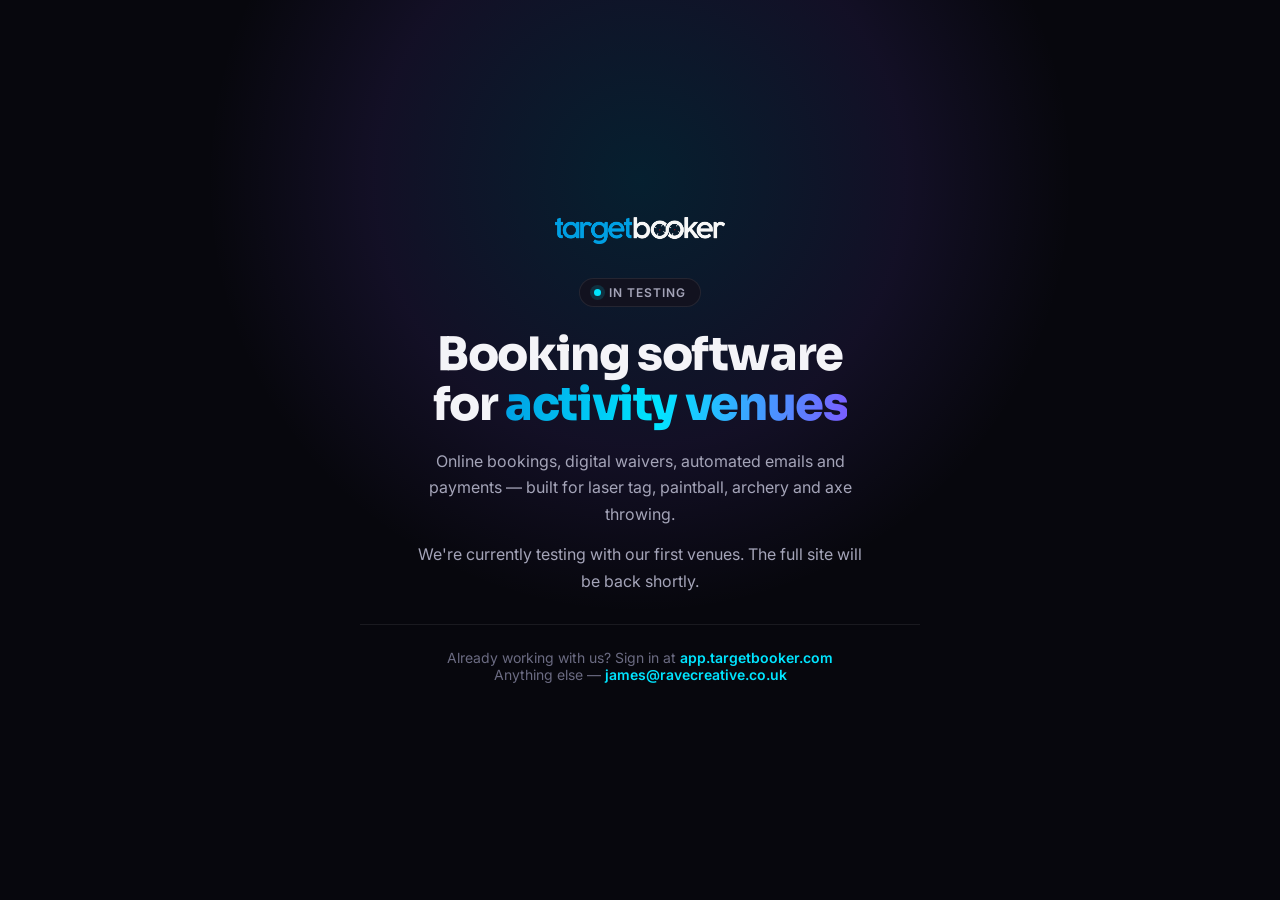
<file: index.html>
<!DOCTYPE html>
<html lang="en">
<head>
<meta charset="utf-8">
<meta name="viewport" content="width=device-width, initial-scale=1">
<title>TargetBooker — Coming soon</title>
<meta name="description" content="Booking software for activity venues. Currently in testing with our launch venues.">
<!-- Kept out of search results while the real site is parked. Remove this
     line at the same time as the rewrite in vercel.json. -->
<meta name="robots" content="noindex, nofollow">
<link rel="icon" href="/assets/Favicon.png">
<link rel="preconnect" href="https://fonts.googleapis.com">
<link rel="preconnect" href="https://fonts.gstatic.com" crossorigin>
<link rel="stylesheet" href="https://fonts.googleapis.com/css2?family=Inter:wght@400;500;600&family=Sora:wght@600;700;800&display=swap">
<style>
  :root{
    --bg:#07070d;
    --surface:#12121f;
    --border:rgba(255,255,255,0.08);
    --text:#f4f4f8;
    --text-dim:#a4a4b8;
    --text-faint:#6b6b82;
    --accent:#009fe3;
    --accent-2:#00e5ff;
    --accent-3:#7c5cff;
  }
  *{box-sizing:border-box}
  html,body{height:100%}
  body{
    margin:0;
    background:var(--bg);
    color:var(--text);
    font-family:Inter,-apple-system,BlinkMacSystemFont,"Segoe UI",Roboto,Helvetica,Arial,sans-serif;
    -webkit-font-smoothing:antialiased;
    display:flex;
    align-items:center;
    justify-content:center;
    padding:32px 22px;
    position:relative;
    overflow-x:hidden;
  }
  /* Soft brand glow behind the card — decorative only */
  body::before{
    content:"";
    position:absolute;
    top:-30vh;left:50%;
    width:min(900px,120vw);height:min(900px,120vw);
    transform:translateX(-50%);
    background:radial-gradient(circle at 50% 50%, rgba(0,159,227,0.16), rgba(124,92,255,0.10) 42%, transparent 68%);
    pointer-events:none;
  }
  main{
    position:relative;
    width:100%;
    max-width:560px;
    text-align:center;
  }
  .logo{
    width:170px;max-width:60%;height:auto;
    display:block;margin:0 auto 34px;
  }
  .badge{
    display:inline-flex;align-items:center;gap:8px;
    padding:6px 14px;margin-bottom:22px;
    border:1px solid var(--border);
    border-radius:99px;
    background:var(--surface);
    font-size:12px;font-weight:600;
    letter-spacing:0.08em;text-transform:uppercase;
    color:var(--text-dim);
  }
  .dot{
    width:7px;height:7px;border-radius:50%;
    background:var(--accent-2);
    box-shadow:0 0 0 4px rgba(0,229,255,0.14);
  }
  h1{
    font-family:Sora,Inter,sans-serif;
    font-weight:800;
    font-size:clamp(30px,6.4vw,46px);
    line-height:1.1;
    letter-spacing:-0.03em;
    margin:0 0 18px;
    text-wrap:balance;
  }
  h1 .grad{
    background:linear-gradient(100deg,var(--accent) 0%,var(--accent-2) 45%,var(--accent-3) 100%);
    -webkit-background-clip:text;background-clip:text;
    -webkit-text-fill-color:transparent;color:transparent;
  }
  p{
    font-size:16px;line-height:1.65;
    color:var(--text-dim);
    margin:0 auto 14px;
    max-width:46ch;
  }
  .contact{
    margin-top:30px;
    padding-top:24px;
    border-top:1px solid var(--border);
    font-size:14px;
    color:var(--text-faint);
  }
  .contact a{
    color:var(--accent-2);
    text-decoration:none;
    font-weight:600;
  }
  .contact a:hover{text-decoration:underline}
  .contact a:focus-visible{outline:2px solid var(--accent-2);outline-offset:3px;border-radius:3px}
  @media (prefers-reduced-motion: reduce){*{animation:none!important;transition:none!important}}
</style>
</head>
<body>
  <main>
    <img class="logo" src="/assets/Logo.png" alt="TargetBooker">

    <span class="badge"><span class="dot"></span> In testing</span>

    <h1>Booking software for <span class="grad">activity venues</span></h1>

    <p>
      Online bookings, digital waivers, automated emails and payments — built for
      laser tag, paintball, archery and axe throwing.
    </p>
    <p>
      We're currently testing with our first venues. The full site will be back
      shortly.
    </p>

    <div class="contact">
      Already working with us? Sign in at
      <a href="https://app.targetbooker.com">app.targetbooker.com</a><br>
      Anything else — <a href="mailto:james@ravecreative.co.uk">james@ravecreative.co.uk</a>
    </div>
  </main>
</body>
</html>
</file>
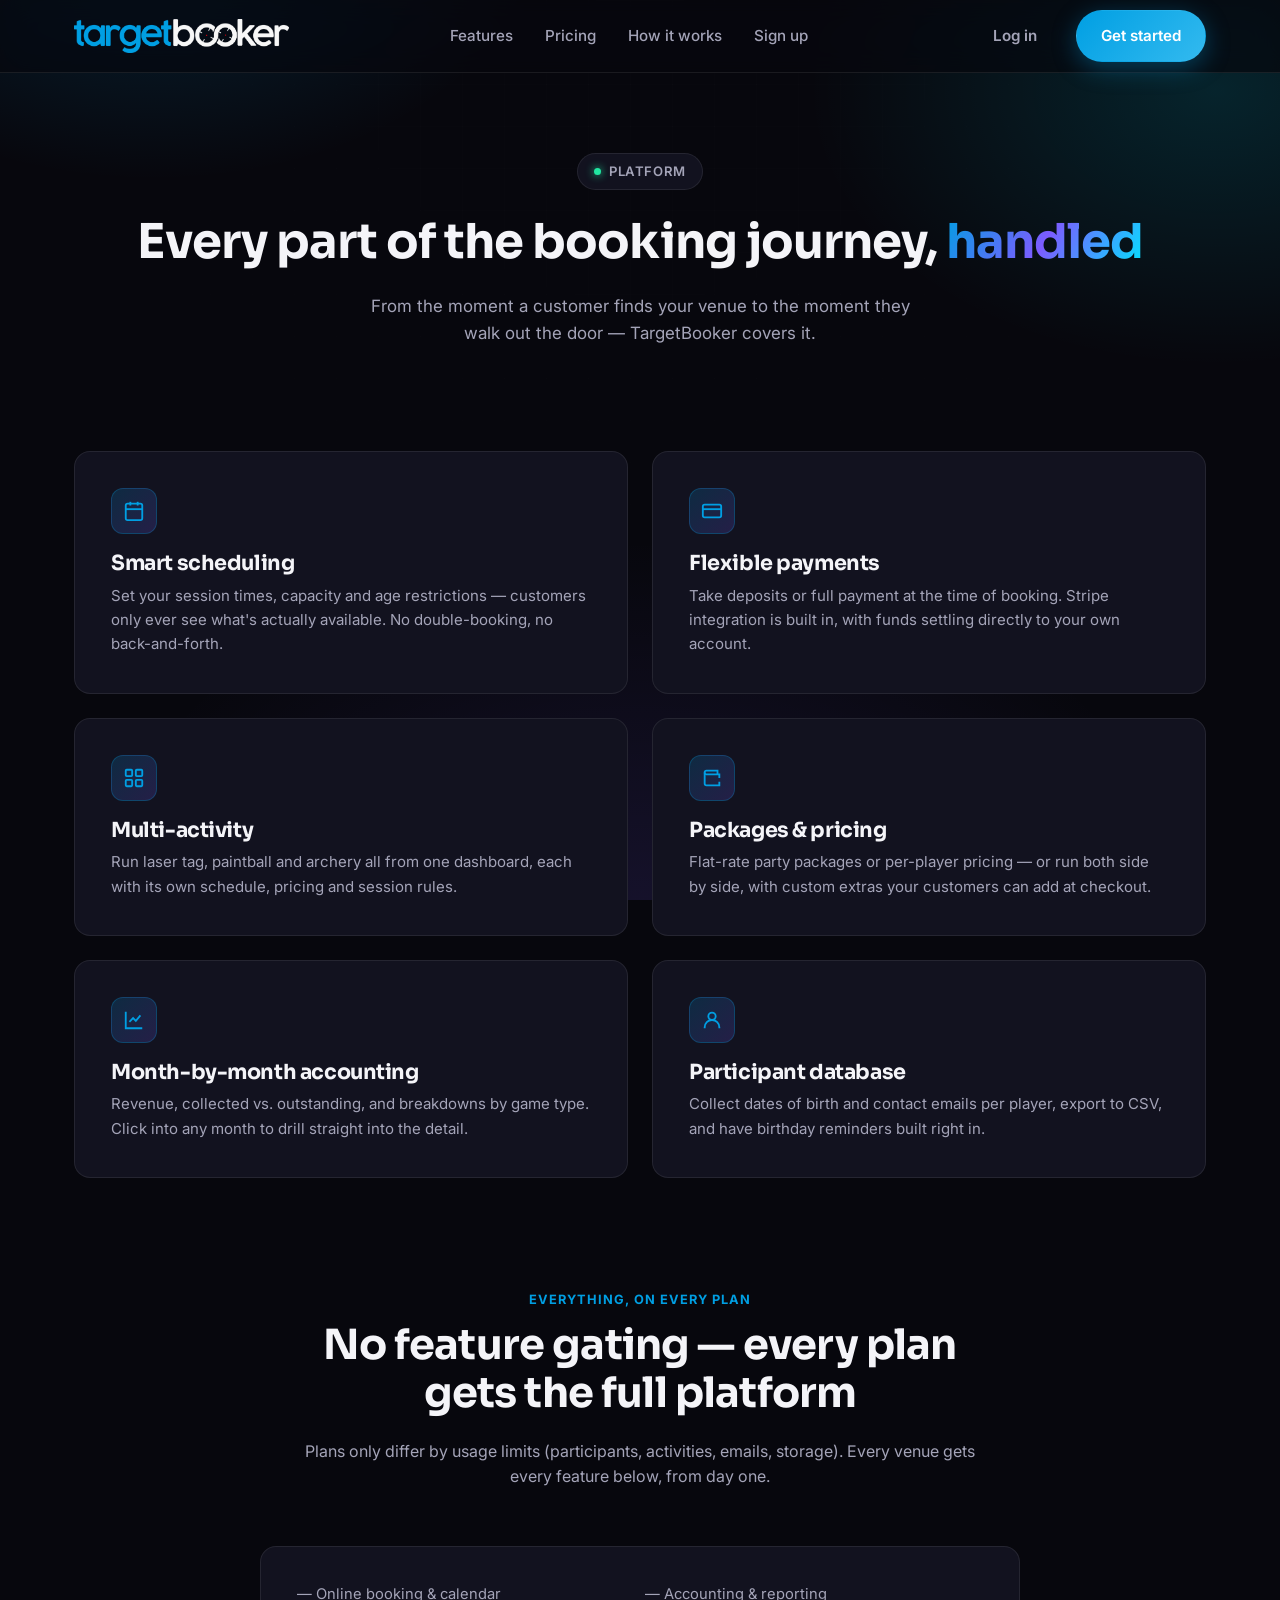
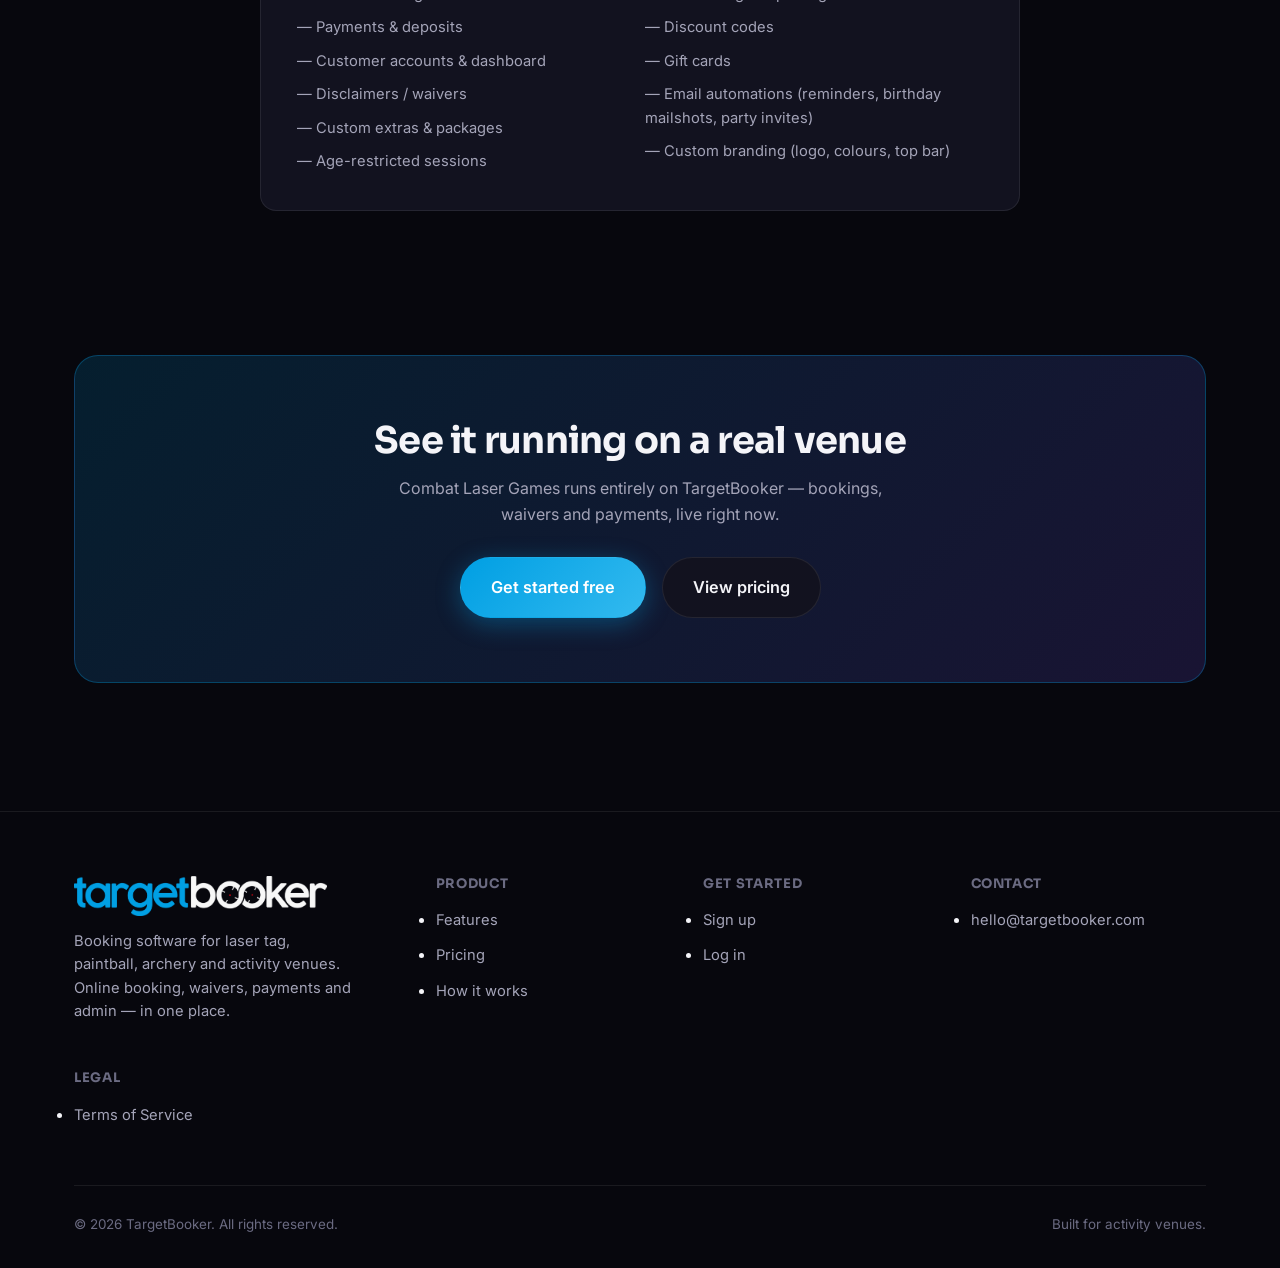
<file: features.html>
<!DOCTYPE html>
<html lang="en">
<head>
<meta charset="UTF-8">
<meta name="viewport" content="width=device-width, initial-scale=1">
<link rel="icon" type="image/png" href="assets/Favicon.png">
<title>Features — TargetBooker</title>
<meta name="description" content="Everything TargetBooker gives your activity venue: online booking, digital waivers, Stripe payments, automated emails, admin dashboard and customer records.">
<link rel="preconnect" href="https://fonts.googleapis.com">
<link href="https://fonts.googleapis.com/css2?family=Inter:wght@400;500;600;700&family=Sora:wght@500;600;700;800&display=swap" rel="stylesheet">
<link rel="stylesheet" href="assets/styles.css">
</head>
<body>
<div class="bg-glow"></div>
<div class="grid-overlay"></div>
<a class="skip-link" href="#main">Skip to content</a>

<header class="nav">
  <div class="container">
    <a href="/" class="brand" aria-label="TargetBooker"><img src="assets/Logo.png" alt="TargetBooker" style="height:34px;width:auto;display:block"></a>
    <nav class="nav-links" id="nav-links">
      <a href="/features">Features</a>
      <a href="/pricing">Pricing</a>
      <a href="/info">How it works</a>
      <a href="https://app.targetbooker.com/onboarding">Sign up</a>
    </nav>
    <div class="nav-cta">
      <a href="https://app.targetbooker.com/sign-in" class="btn btn-ghost">Log in</a>
      <a href="https://app.targetbooker.com/onboarding" class="btn btn-primary">Get started</a>
      <button class="nav-toggle" aria-label="Toggle menu" aria-expanded="false">
        <svg width="20" height="20" viewBox="0 0 24 24" fill="none" stroke="currentColor" stroke-width="2"><line x1="3" y1="6" x2="21" y2="6"/><line x1="3" y1="12" x2="21" y2="12"/><line x1="3" y1="18" x2="21" y2="18"/></svg>
      </button>
    </div>
  </div>
</header>

<main id="main">

  <section class="page-header">
    <div class="container">
      <span class="eyebrow"><span class="pulse"></span> Platform</span>
      <h1>Every part of the booking journey, <span class="grad" style="background:linear-gradient(120deg,var(--accent),var(--accent-3),var(--accent-2));-webkit-background-clip:text;background-clip:text;color:transparent;">handled</span></h1>
      <p>From the moment a customer finds your venue to the moment they walk out the door — TargetBooker covers it.</p>
    </div>
  </section>

  <section class="section section-tight">
    <div class="container">
      <div class="grid grid-2">
        <div class="card" style="padding:36px;">
          <div class="icon-box"><svg width="22" height="22" viewBox="0 0 24 24" fill="none" stroke="currentColor" stroke-width="2"><rect x="3" y="4" width="18" height="18" rx="2"/><line x1="3" y1="10" x2="21" y2="10"/><line x1="8" y1="2" x2="8" y2="6"/><line x1="16" y1="2" x2="16" y2="6"/></svg></div>
          <h3 style="font-size:1.3rem;">Smart scheduling</h3>
          <p>Set your session times, capacity and age restrictions — customers only ever see what's actually available. No double-booking, no back-and-forth.</p>
        </div>
        <div class="card" style="padding:36px;">
          <div class="icon-box"><svg width="22" height="22" viewBox="0 0 24 24" fill="none" stroke="currentColor" stroke-width="2"><rect x="2" y="5" width="20" height="14" rx="2"/><line x1="2" y1="10" x2="22" y2="10"/></svg></div>
          <h3 style="font-size:1.3rem;">Flexible payments</h3>
          <p>Take deposits or full payment at the time of booking. Stripe integration is built in, with funds settling directly to your own account.</p>
        </div>
        <div class="card" style="padding:36px;">
          <div class="icon-box"><svg width="22" height="22" viewBox="0 0 24 24" fill="none" stroke="currentColor" stroke-width="2"><rect x="3" y="3" width="7" height="7" rx="1"/><rect x="14" y="3" width="7" height="7" rx="1"/><rect x="3" y="14" width="7" height="7" rx="1"/><rect x="14" y="14" width="7" height="7" rx="1"/></svg></div>
          <h3 style="font-size:1.3rem;">Multi-activity</h3>
          <p>Run laser tag, paintball and archery all from one dashboard, each with its own schedule, pricing and session rules.</p>
        </div>
        <div class="card" style="padding:36px;">
          <div class="icon-box"><svg width="22" height="22" viewBox="0 0 24 24" fill="none" stroke="currentColor" stroke-width="2"><path d="M20 12V8H6a2 2 0 010-4h12v4"/><path d="M4 6v12a2 2 0 002 2h14v-4"/><path d="M18 14h.01"/></svg></div>
          <h3 style="font-size:1.3rem;">Packages &amp; pricing</h3>
          <p>Flat-rate party packages or per-player pricing — or run both side by side, with custom extras your customers can add at checkout.</p>
        </div>
        <div class="card" style="padding:36px;">
          <div class="icon-box"><svg width="22" height="22" viewBox="0 0 24 24" fill="none" stroke="currentColor" stroke-width="2"><path d="M3 3v18h18"/><path d="M7 14l4-4 3 3 5-6"/></svg></div>
          <h3 style="font-size:1.3rem;">Month-by-month accounting</h3>
          <p>Revenue, collected vs. outstanding, and breakdowns by game type. Click into any month to drill straight into the detail.</p>
        </div>
        <div class="card" style="padding:36px;">
          <div class="icon-box"><svg width="22" height="22" viewBox="0 0 24 24" fill="none" stroke="currentColor" stroke-width="2"><circle cx="12" cy="8" r="4"/><path d="M4 21v-1a8 8 0 0116 0v1"/></svg></div>
          <h3 style="font-size:1.3rem;">Participant database</h3>
          <p>Collect dates of birth and contact emails per player, export to CSV, and have birthday reminders built right in.</p>
        </div>
      </div>
    </div>
  </section>

  <section class="section section-tight">
    <div class="container">
      <div class="section-head">
        <span class="kicker">Everything, on every plan</span>
        <h2>No feature gating — every plan gets the full platform</h2>
        <p>Plans only differ by usage limits (participants, activities, emails, storage). Every venue gets every feature below, from day one.</p>
      </div>
      <div class="card" style="padding:36px;max-width:760px;margin:0 auto;">
        <div class="grid grid-2" style="gap:10px;">
          <div style="display:flex;flex-direction:column;gap:10px;">
            <span style="color:var(--text-dim);font-size:.92rem;">— Online booking &amp; calendar</span>
            <span style="color:var(--text-dim);font-size:.92rem;">— Payments &amp; deposits</span>
            <span style="color:var(--text-dim);font-size:.92rem;">— Customer accounts &amp; dashboard</span>
            <span style="color:var(--text-dim);font-size:.92rem;">— Disclaimers / waivers</span>
            <span style="color:var(--text-dim);font-size:.92rem;">— Custom extras &amp; packages</span>
            <span style="color:var(--text-dim);font-size:.92rem;">— Age-restricted sessions</span>
          </div>
          <div style="display:flex;flex-direction:column;gap:10px;">
            <span style="color:var(--text-dim);font-size:.92rem;">— Accounting &amp; reporting</span>
            <span style="color:var(--text-dim);font-size:.92rem;">— Discount codes</span>
            <span style="color:var(--text-dim);font-size:.92rem;">— Gift cards</span>
            <span style="color:var(--text-dim);font-size:.92rem;">— Email automations (reminders, birthday mailshots, party invites)</span>
            <span style="color:var(--text-dim);font-size:.92rem;">— Custom branding (logo, colours, top bar)</span>
          </div>
        </div>
      </div>
    </div>
  </section>

  <section class="section">
    <div class="container">
      <div class="cta-band">
        <h2>See it running on a real venue</h2>
        <p>Combat Laser Games runs entirely on TargetBooker — bookings, waivers and payments, live right now.</p>
        <div class="hero-actions" style="margin-bottom:0;">
          <a href="https://app.targetbooker.com/onboarding" class="btn btn-primary btn-lg">Get started free</a>
          <a href="/pricing" class="btn btn-secondary btn-lg">View pricing</a>
        </div>
      </div>
    </div>
  </section>

</main>

<footer>
  <div class="container">
    <div class="footer-grid">
      <div>
        <a href="/" class="brand" style="margin-bottom:14px;display:inline-flex;" aria-label="TargetBooker"><img src="assets/Logo.png" alt="TargetBooker" style="height:40px;width:auto;display:block"></a>
        <p style="max-width:280px;font-size:.92rem;">Booking software for laser tag, paintball, archery and activity venues. Online booking, waivers, payments and admin — in one place.</p>
      </div>
      <div>
        <h4>Product</h4>
        <ul>
          <li><a href="/features">Features</a></li>
          <li><a href="/pricing">Pricing</a></li>
          <li><a href="/info">How it works</a></li>
        </ul>
      </div>
      <div>
        <h4>Get started</h4>
        <ul>
          <li><a href="https://app.targetbooker.com/onboarding">Sign up</a></li>
          <li><a href="https://app.targetbooker.com/sign-in">Log in</a></li>
        </ul>
      </div>
      <div>
        <h4>Contact</h4>
        <ul>
          <li><a href="mailto:hello@targetbooker.com">hello@targetbooker.com</a></li>
        </ul>
      </div>
      <div>
        <h4>Legal</h4>
        <ul>
          <li><a href="/terms">Terms of Service</a></li>
        </ul>
      </div>
    </div>
    <div class="footer-bottom">
      <span>© 2026 TargetBooker. All rights reserved.</span>
      <span>Built for activity venues.</span>
    </div>
  </div>
</footer>

<script src="assets/main.js"></script>
</body>
</html>
</file>
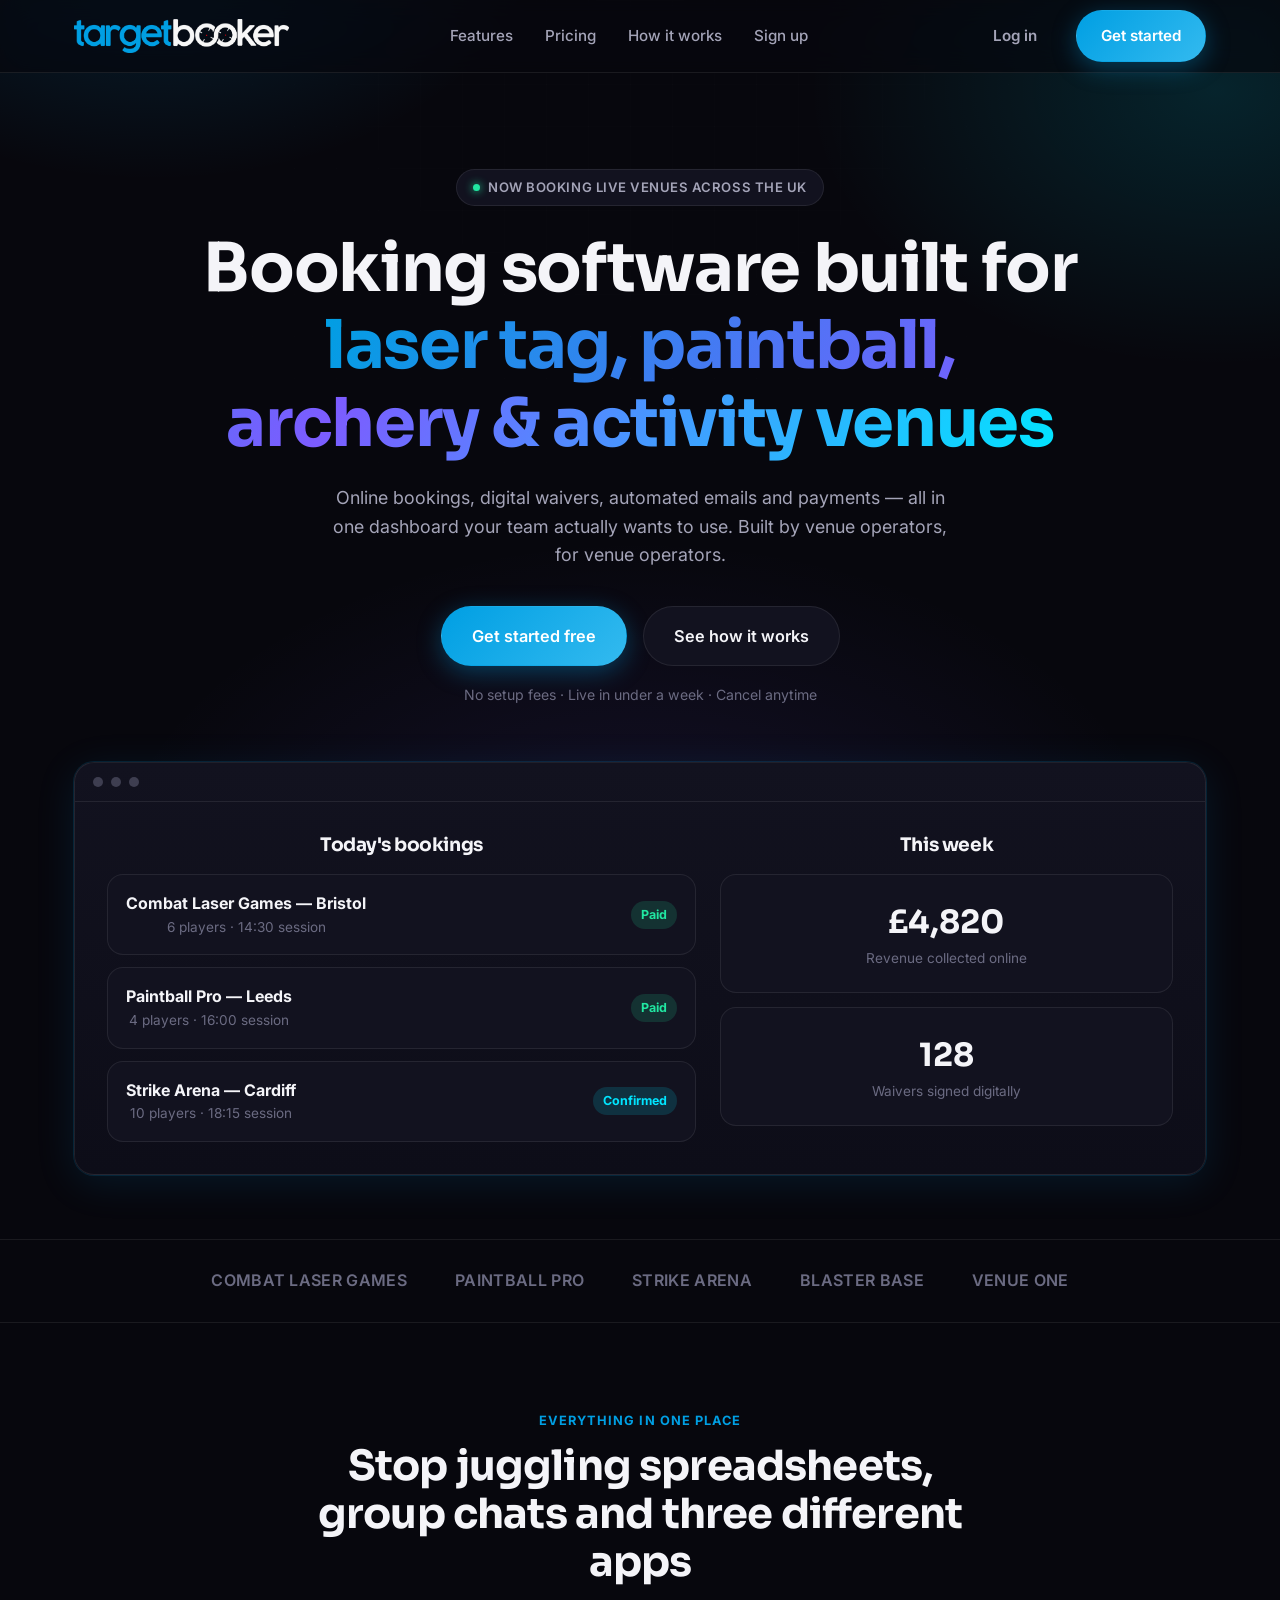
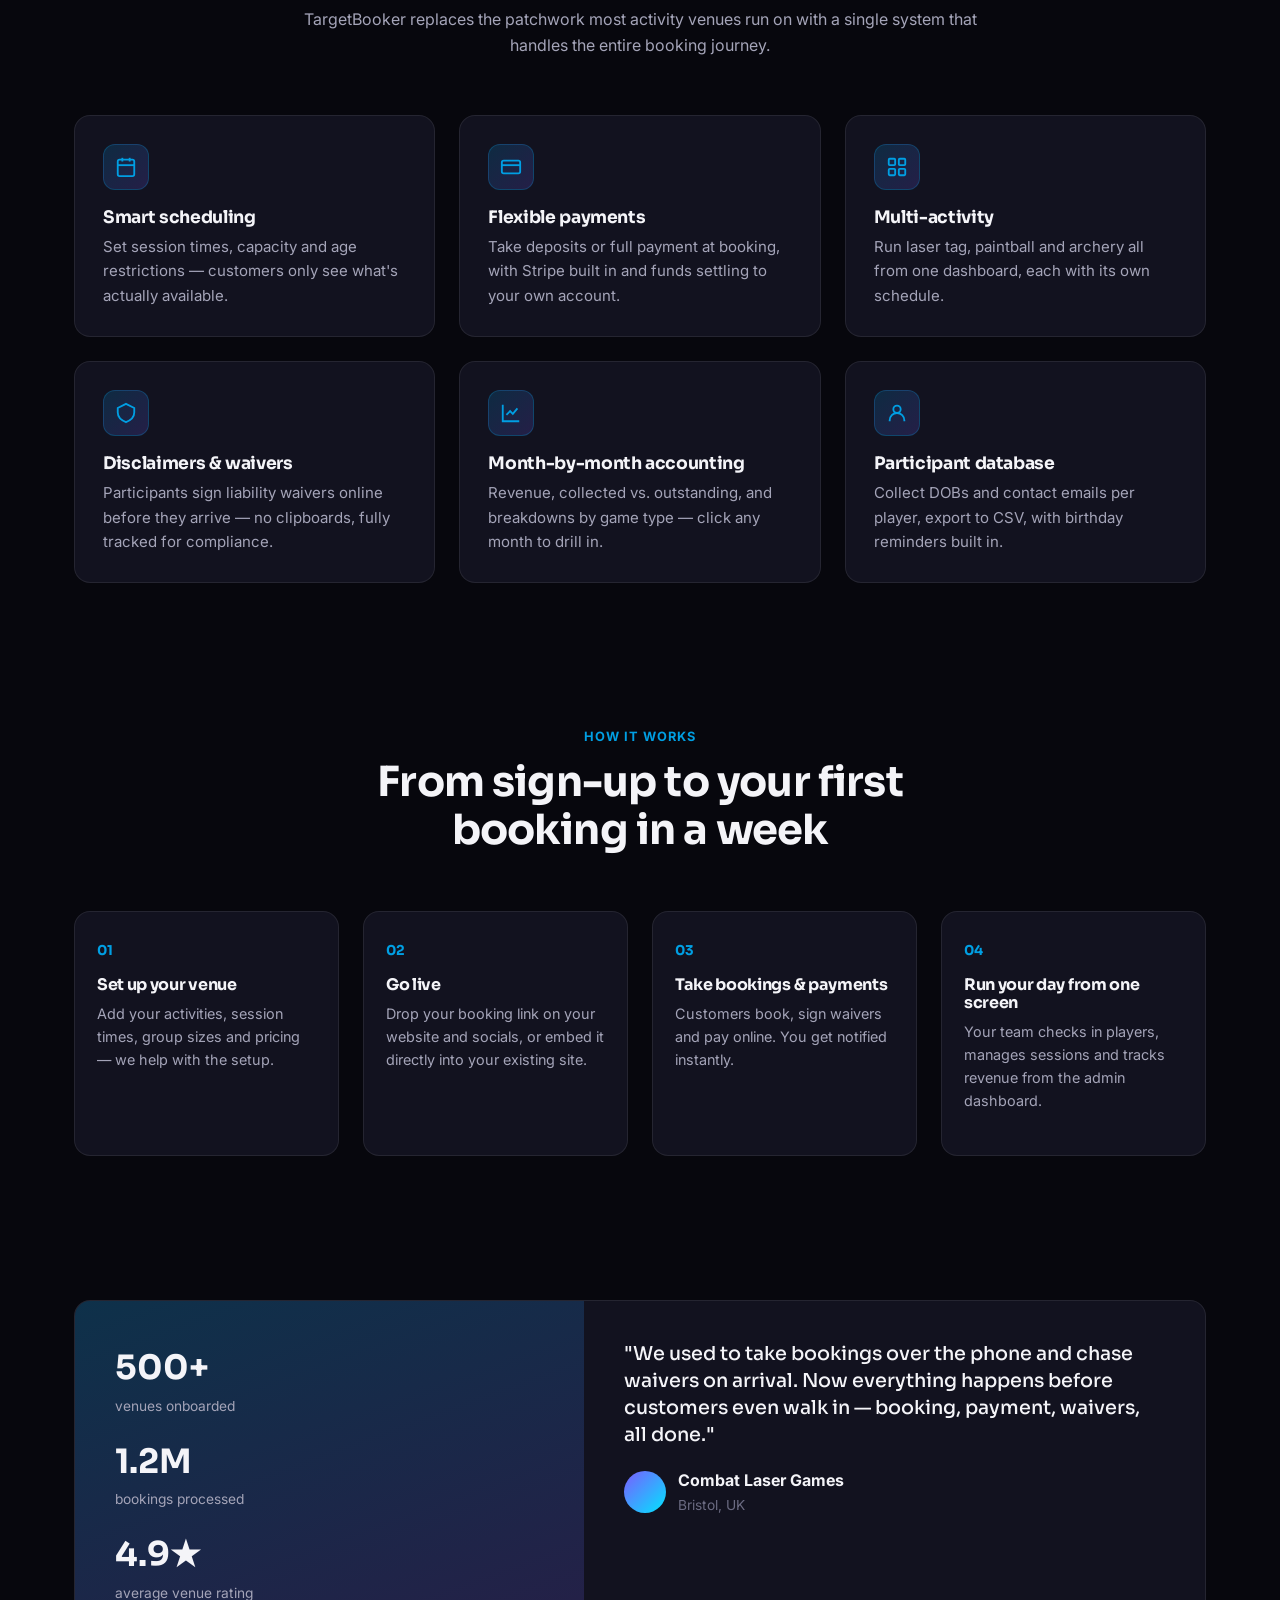
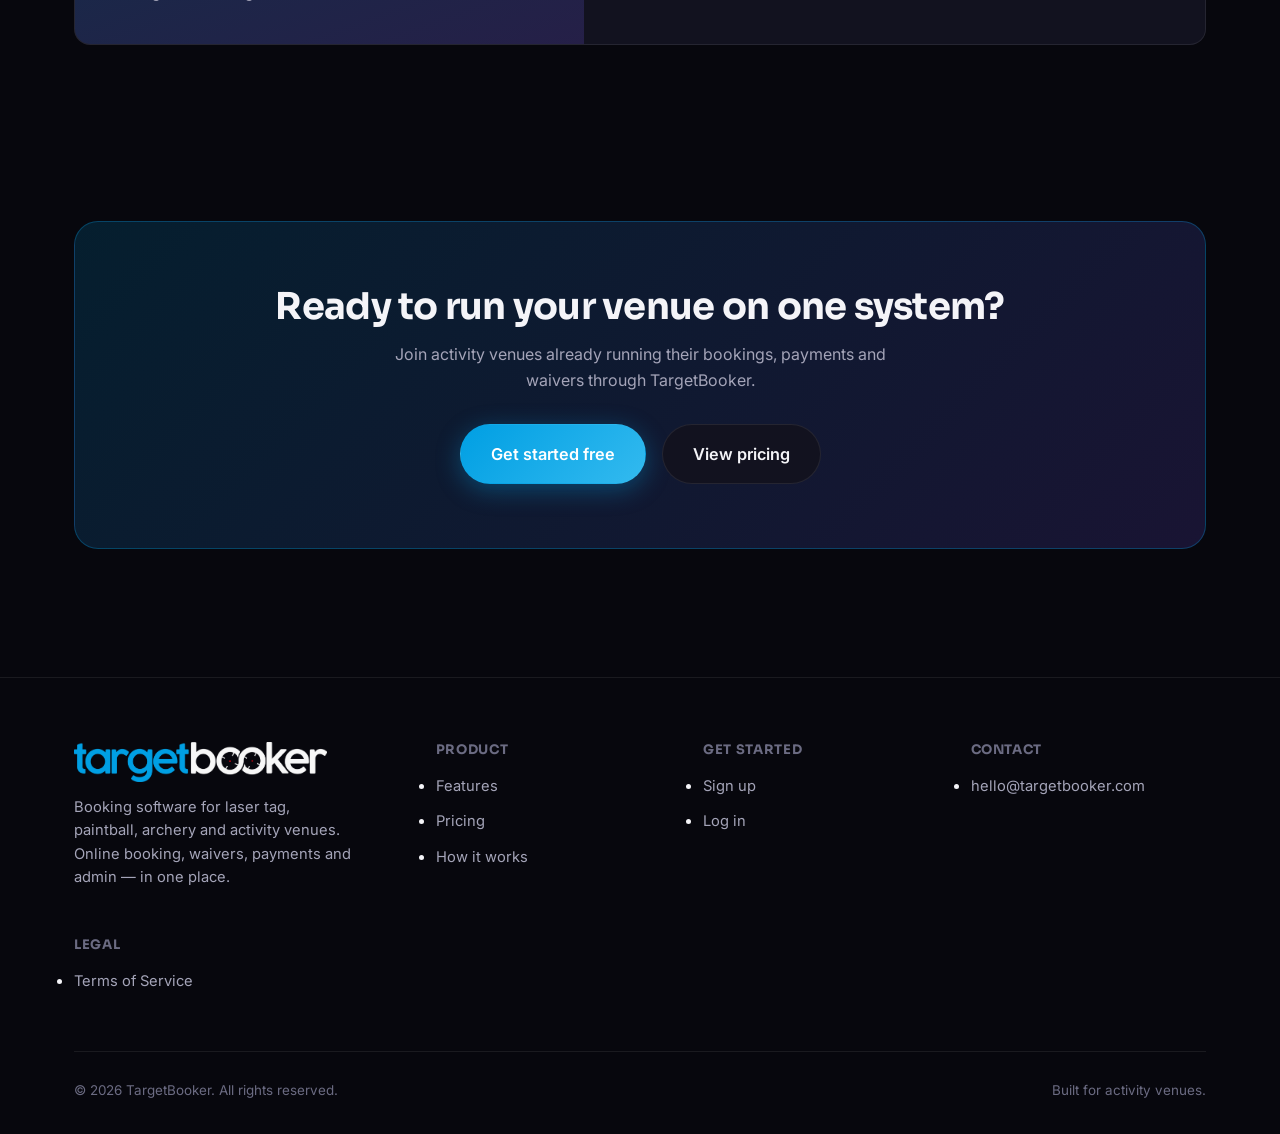
<file: home.html>
<!DOCTYPE html>
<html lang="en">
<head>
<meta charset="UTF-8">
<meta name="viewport" content="width=device-width, initial-scale=1">
<link rel="icon" type="image/png" href="assets/Favicon.png">
<title>TargetBooker — Booking software built for laser tag, paintball, archery &amp; activity venues</title>
<meta name="description" content="TargetBooker is the all-in-one booking platform for laser tag, paintball, archery and activity venues: online booking, digital waivers, automated emails and payments in one dashboard.">
<link rel="preconnect" href="https://fonts.googleapis.com">
<link href="https://fonts.googleapis.com/css2?family=Inter:wght@400;500;600;700&family=Sora:wght@500;600;700;800&display=swap" rel="stylesheet">
<link rel="stylesheet" href="assets/styles.css">
</head>
<body>
<div class="bg-glow"></div>
<div class="grid-overlay"></div>
<a class="skip-link" href="#main">Skip to content</a>

<header class="nav">
  <div class="container">
    <a href="/" class="brand" aria-label="TargetBooker"><img src="assets/Logo.png" alt="TargetBooker" style="height:34px;width:auto;display:block"></a>
    <nav class="nav-links" id="nav-links">
      <a href="/features">Features</a>
      <a href="/pricing">Pricing</a>
      <a href="/info">How it works</a>
      <a href="https://app.targetbooker.com/onboarding">Sign up</a>
    </nav>
    <div class="nav-cta">
      <a href="https://app.targetbooker.com/sign-in" class="btn btn-ghost">Log in</a>
      <a href="https://app.targetbooker.com/onboarding" class="btn btn-primary">Get started</a>
      <button class="nav-toggle" aria-label="Toggle menu" aria-expanded="false">
        <svg width="20" height="20" viewBox="0 0 24 24" fill="none" stroke="currentColor" stroke-width="2"><line x1="3" y1="6" x2="21" y2="6"/><line x1="3" y1="12" x2="21" y2="12"/><line x1="3" y1="18" x2="21" y2="18"/></svg>
      </button>
    </div>
  </div>
</header>

<main id="main">

  <section class="hero">
    <div class="container">
      <span class="eyebrow"><span class="pulse"></span> Now booking live venues across the UK</span>
      <h1>Booking software built for <span class="grad">laser tag, paintball, archery &amp; activity venues</span></h1>
      <p class="hero-sub">Online bookings, digital waivers, automated emails and payments — all in one dashboard your team actually wants to use. Built by venue operators, for venue operators.</p>
      <div class="hero-actions">
        <a href="https://app.targetbooker.com/onboarding" class="btn btn-primary btn-lg">Get started free</a>
        <a href="/info" class="btn btn-secondary btn-lg">See how it works</a>
      </div>
      <p class="hero-note">No setup fees · Live in under a week · Cancel anytime</p>

      <div class="hero-shot">
        <div class="bar"><span></span><span></span><span></span></div>
        <div class="body">
          <div>
            <h3 style="margin-bottom:18px;">Today's bookings</h3>
            <div class="grid" style="gap:12px;">
              <div class="card" style="padding:16px 18px;display:flex;justify-content:space-between;align-items:center;">
                <div><strong>Combat Laser Games — Bristol</strong><div style="color:var(--text-faint);font-size:.85rem;">6 players · 14:30 session</div></div>
                <span class="save-badge">Paid</span>
              </div>
              <div class="card" style="padding:16px 18px;display:flex;justify-content:space-between;align-items:center;">
                <div><strong>Paintball Pro — Leeds</strong><div style="color:var(--text-faint);font-size:.85rem;">4 players · 16:00 session</div></div>
                <span class="save-badge">Paid</span>
              </div>
              <div class="card" style="padding:16px 18px;display:flex;justify-content:space-between;align-items:center;">
                <div><strong>Strike Arena — Cardiff</strong><div style="color:var(--text-faint);font-size:.85rem;">10 players · 18:15 session</div></div>
                <span class="save-badge" style="background:rgba(0,229,255,0.15);color:var(--accent-2);">Confirmed</span>
              </div>
            </div>
          </div>
          <div>
            <h3 style="margin-bottom:18px;">This week</h3>
            <div class="card" style="padding:22px;margin-bottom:14px;">
              <div style="font-family:'Sora',sans-serif;font-size:2rem;font-weight:700;">£4,820</div>
              <div style="color:var(--text-faint);font-size:.85rem;">Revenue collected online</div>
            </div>
            <div class="card" style="padding:22px;">
              <div style="font-family:'Sora',sans-serif;font-size:2rem;font-weight:700;">128</div>
              <div style="color:var(--text-faint);font-size:.85rem;">Waivers signed digitally</div>
            </div>
          </div>
        </div>
      </div>
    </div>
  </section>

  <section class="proof-strip">
    <div class="container">
      <div class="proof-row">
        <span>COMBAT LASER GAMES</span>
        <span>PAINTBALL PRO</span>
        <span>STRIKE ARENA</span>
        <span>BLASTER BASE</span>
        <span>VENUE ONE</span>
      </div>
    </div>
  </section>

  <section class="section">
    <div class="container">
      <div class="section-head">
        <span class="kicker">Everything in one place</span>
        <h2>Stop juggling spreadsheets, group chats and three different apps</h2>
        <p>TargetBooker replaces the patchwork most activity venues run on with a single system that handles the entire booking journey.</p>
      </div>
      <div class="grid grid-3">
        <div class="card">
          <div class="icon-box"><svg width="22" height="22" viewBox="0 0 24 24" fill="none" stroke="currentColor" stroke-width="2"><rect x="3" y="4" width="18" height="18" rx="2"/><line x1="3" y1="10" x2="21" y2="10"/><line x1="8" y1="2" x2="8" y2="6"/><line x1="16" y1="2" x2="16" y2="6"/></svg></div>
          <h3>Smart scheduling</h3>
          <p>Set session times, capacity and age restrictions — customers only see what's actually available.</p>
        </div>
        <div class="card">
          <div class="icon-box"><svg width="22" height="22" viewBox="0 0 24 24" fill="none" stroke="currentColor" stroke-width="2"><rect x="2" y="5" width="20" height="14" rx="2"/><line x1="2" y1="10" x2="22" y2="10"/></svg></div>
          <h3>Flexible payments</h3>
          <p>Take deposits or full payment at booking, with Stripe built in and funds settling to your own account.</p>
        </div>
        <div class="card">
          <div class="icon-box"><svg width="22" height="22" viewBox="0 0 24 24" fill="none" stroke="currentColor" stroke-width="2"><rect x="3" y="3" width="7" height="7" rx="1"/><rect x="14" y="3" width="7" height="7" rx="1"/><rect x="3" y="14" width="7" height="7" rx="1"/><rect x="14" y="14" width="7" height="7" rx="1"/></svg></div>
          <h3>Multi-activity</h3>
          <p>Run laser tag, paintball and archery all from one dashboard, each with its own schedule.</p>
        </div>
        <div class="card">
          <div class="icon-box"><svg width="22" height="22" viewBox="0 0 24 24" fill="none" stroke="currentColor" stroke-width="2"><path d="M12 2l9 4.5v5c0 5-4 8.5-9 10.5-5-2-9-5.5-9-10.5v-5L12 2z"/></svg></div>
          <h3>Disclaimers &amp; waivers</h3>
          <p>Participants sign liability waivers online before they arrive — no clipboards, fully tracked for compliance.</p>
        </div>
        <div class="card">
          <div class="icon-box"><svg width="22" height="22" viewBox="0 0 24 24" fill="none" stroke="currentColor" stroke-width="2"><path d="M3 3v18h18"/><path d="M7 14l4-4 3 3 5-6"/></svg></div>
          <h3>Month-by-month accounting</h3>
          <p>Revenue, collected vs. outstanding, and breakdowns by game type — click any month to drill in.</p>
        </div>
        <div class="card">
          <div class="icon-box"><svg width="22" height="22" viewBox="0 0 24 24" fill="none" stroke="currentColor" stroke-width="2"><circle cx="12" cy="8" r="4"/><path d="M4 21v-1a8 8 0 0116 0v1"/></svg></div>
          <h3>Participant database</h3>
          <p>Collect DOBs and contact emails per player, export to CSV, with birthday reminders built in.</p>
        </div>
      </div>
    </div>
  </section>

  <section class="section section-tight">
    <div class="container">
      <div class="section-head">
        <span class="kicker">How it works</span>
        <h2>From sign-up to your first booking in a week</h2>
      </div>
      <div class="steps">
        <div class="step">
          <span class="num">01</span>
          <h3 style="font-size:1rem;">Set up your venue</h3>
          <p style="font-size:.9rem;">Add your activities, session times, group sizes and pricing — we help with the setup.</p>
        </div>
        <div class="step">
          <span class="num">02</span>
          <h3 style="font-size:1rem;">Go live</h3>
          <p style="font-size:.9rem;">Drop your booking link on your website and socials, or embed it directly into your existing site.</p>
        </div>
        <div class="step">
          <span class="num">03</span>
          <h3 style="font-size:1rem;">Take bookings &amp; payments</h3>
          <p style="font-size:.9rem;">Customers book, sign waivers and pay online. You get notified instantly.</p>
        </div>
        <div class="step">
          <span class="num">04</span>
          <h3 style="font-size:1rem;">Run your day from one screen</h3>
          <p style="font-size:.9rem;">Your team checks in players, manages sessions and tracks revenue from the admin dashboard.</p>
        </div>
      </div>
    </div>
  </section>

  <section class="section">
    <div class="container">
      <div class="case-card">
        <div class="visual">
          <div>
            <div class="stat">500+</div>
            <div class="stat-label">venues onboarded</div>
          </div>
          <div>
            <div class="stat">1.2M</div>
            <div class="stat-label">bookings processed</div>
          </div>
          <div>
            <div class="stat">4.9★</div>
            <div class="stat-label">average venue rating</div>
          </div>
        </div>
        <div class="content">
          <blockquote>"We used to take bookings over the phone and chase waivers on arrival. Now everything happens before customers even walk in — booking, payment, waivers, all done."</blockquote>
          <div class="person">
            <div class="avatar"></div>
            <div>
              <strong>Combat Laser Games</strong>
              <div style="color:var(--text-faint);font-size:.86rem;">Bristol, UK</div>
            </div>
          </div>
        </div>
      </div>
    </div>
  </section>

  <section class="section">
    <div class="container">
      <div class="cta-band">
        <h2>Ready to run your venue on one system?</h2>
        <p>Join activity venues already running their bookings, payments and waivers through TargetBooker.</p>
        <div class="hero-actions" style="margin-bottom:0;">
          <a href="https://app.targetbooker.com/onboarding" class="btn btn-primary btn-lg">Get started free</a>
          <a href="/pricing" class="btn btn-secondary btn-lg">View pricing</a>
        </div>
      </div>
    </div>
  </section>

</main>

<footer>
  <div class="container">
    <div class="footer-grid">
      <div>
        <a href="/" class="brand" style="margin-bottom:14px;display:inline-flex;" aria-label="TargetBooker"><img src="assets/Logo.png" alt="TargetBooker" style="height:40px;width:auto;display:block"></a>
        <p style="max-width:280px;font-size:.92rem;">Booking software for laser tag, paintball, archery and activity venues. Online booking, waivers, payments and admin — in one place.</p>
      </div>
      <div>
        <h4>Product</h4>
        <ul>
          <li><a href="/features">Features</a></li>
          <li><a href="/pricing">Pricing</a></li>
          <li><a href="/info">How it works</a></li>
        </ul>
      </div>
      <div>
        <h4>Get started</h4>
        <ul>
          <li><a href="https://app.targetbooker.com/onboarding">Sign up</a></li>
          <li><a href="https://app.targetbooker.com/sign-in">Log in</a></li>
        </ul>
      </div>
      <div>
        <h4>Contact</h4>
        <ul>
          <li><a href="mailto:hello@targetbooker.com">hello@targetbooker.com</a></li>
        </ul>
      </div>
      <div>
        <h4>Legal</h4>
        <ul>
          <li><a href="/terms">Terms of Service</a></li>
        </ul>
      </div>
    </div>
    <div class="footer-bottom">
      <span>© 2026 TargetBooker. All rights reserved.</span>
      <span>Built for activity venues.</span>
    </div>
  </div>
</footer>

<script src="assets/main.js"></script>
</body>
</html>
</file>
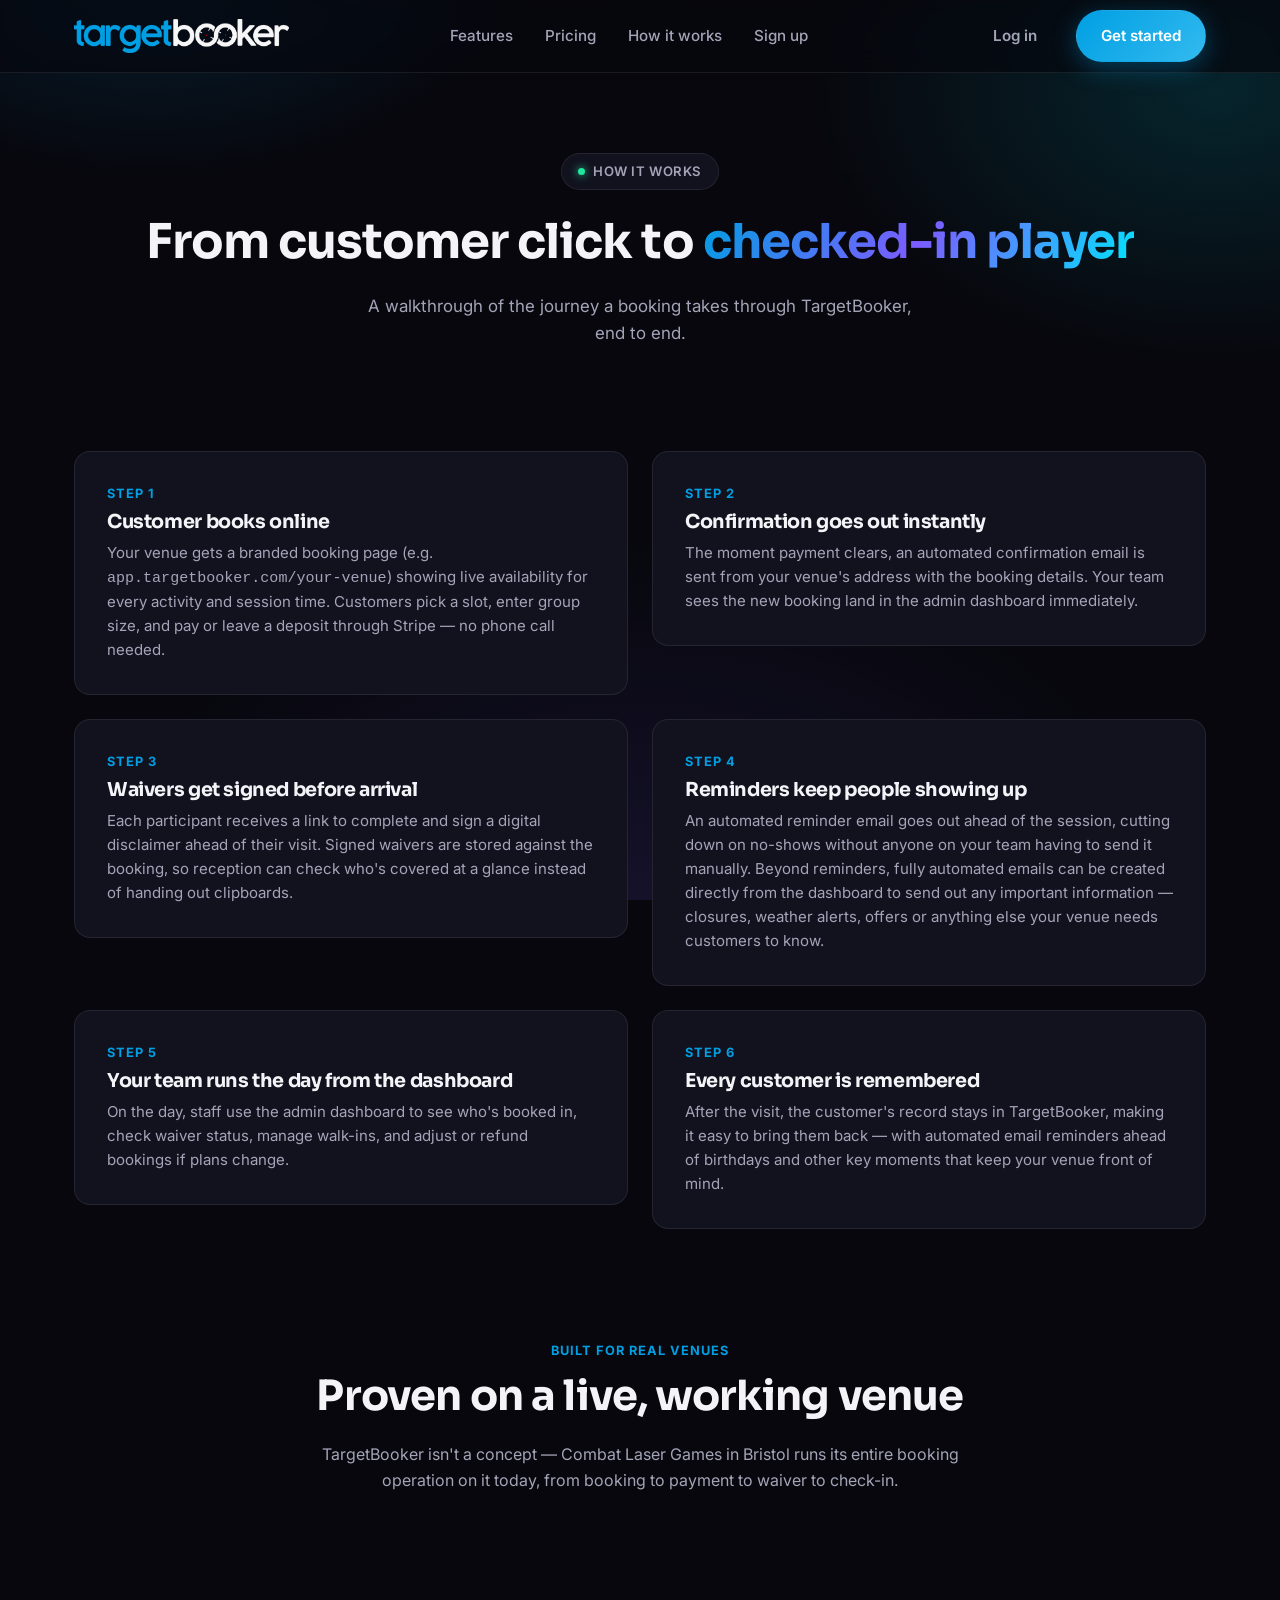
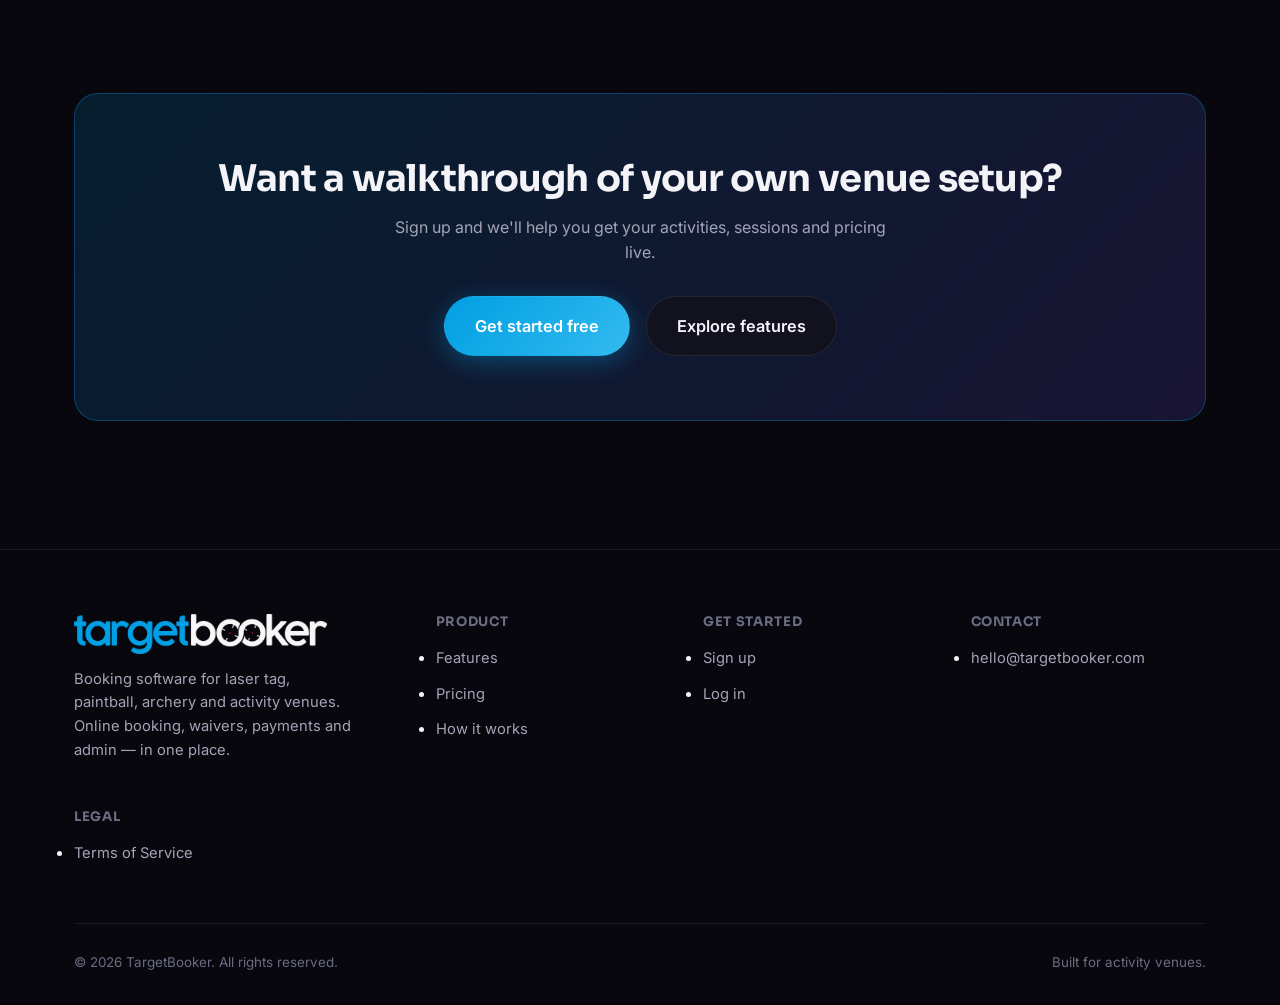
<file: info.html>
<!DOCTYPE html>
<html lang="en">
<head>
<meta charset="UTF-8">
<meta name="viewport" content="width=device-width, initial-scale=1">
<link rel="icon" type="image/png" href="assets/Favicon.png">
<title>How it works — TargetBooker</title>
<meta name="description" content="How TargetBooker works: set up your venue, go live with online booking, take payments and waivers automatically, and run your day from one dashboard.">
<link rel="preconnect" href="https://fonts.googleapis.com">
<link href="https://fonts.googleapis.com/css2?family=Inter:wght@400;500;600;700&family=Sora:wght@500;600;700;800&display=swap" rel="stylesheet">
<link rel="stylesheet" href="assets/styles.css">
</head>
<body>
<div class="bg-glow"></div>
<div class="grid-overlay"></div>
<a class="skip-link" href="#main">Skip to content</a>

<header class="nav">
  <div class="container">
    <a href="/" class="brand" aria-label="TargetBooker"><img src="assets/Logo.png" alt="TargetBooker" style="height:34px;width:auto;display:block"></a>
    <nav class="nav-links" id="nav-links">
      <a href="/features">Features</a>
      <a href="/pricing">Pricing</a>
      <a href="/info">How it works</a>
      <a href="https://app.targetbooker.com/onboarding">Sign up</a>
    </nav>
    <div class="nav-cta">
      <a href="https://app.targetbooker.com/sign-in" class="btn btn-ghost">Log in</a>
      <a href="https://app.targetbooker.com/onboarding" class="btn btn-primary">Get started</a>
      <button class="nav-toggle" aria-label="Toggle menu" aria-expanded="false">
        <svg width="20" height="20" viewBox="0 0 24 24" fill="none" stroke="currentColor" stroke-width="2"><line x1="3" y1="6" x2="21" y2="6"/><line x1="3" y1="12" x2="21" y2="12"/><line x1="3" y1="18" x2="21" y2="18"/></svg>
      </button>
    </div>
  </div>
</header>

<main id="main">

  <section class="page-header">
    <div class="container">
      <span class="eyebrow"><span class="pulse"></span> How it works</span>
      <h1>From customer click to <span class="grad" style="background:linear-gradient(120deg,var(--accent),var(--accent-3),var(--accent-2));-webkit-background-clip:text;background-clip:text;color:transparent;">checked-in player</span></h1>
      <p>A walkthrough of the journey a booking takes through TargetBooker, end to end.</p>
    </div>
  </section>

  <section class="section section-tight">
    <div class="container">
      <div class="grid grid-2" style="align-items:start;">

        <div class="card" style="padding:32px;">
          <span class="kicker" style="margin-bottom:6px;">Step 1</span>
          <h3 style="font-size:1.2rem;">Customer books online</h3>
          <p>Your venue gets a branded booking page (e.g. <code>app.targetbooker.com/your-venue</code>) showing live availability for every activity and session time. Customers pick a slot, enter group size, and pay or leave a deposit through Stripe — no phone call needed.</p>
        </div>

        <div class="card" style="padding:32px;">
          <span class="kicker" style="margin-bottom:6px;">Step 2</span>
          <h3 style="font-size:1.2rem;">Confirmation goes out instantly</h3>
          <p>The moment payment clears, an automated confirmation email is sent from your venue's address with the booking details. Your team sees the new booking land in the admin dashboard immediately.</p>
        </div>

        <div class="card" style="padding:32px;">
          <span class="kicker" style="margin-bottom:6px;">Step 3</span>
          <h3 style="font-size:1.2rem;">Waivers get signed before arrival</h3>
          <p>Each participant receives a link to complete and sign a digital disclaimer ahead of their visit. Signed waivers are stored against the booking, so reception can check who's covered at a glance instead of handing out clipboards.</p>
        </div>

        <div class="card" style="padding:32px;">
          <span class="kicker" style="margin-bottom:6px;">Step 4</span>
          <h3 style="font-size:1.2rem;">Reminders keep people showing up</h3>
          <p>An automated reminder email goes out ahead of the session, cutting down on no-shows without anyone on your team having to send it manually. Beyond reminders, fully automated emails can be created directly from the dashboard to send out any important information — closures, weather alerts, offers or anything else your venue needs customers to know.</p>
        </div>

        <div class="card" style="padding:32px;">
          <span class="kicker" style="margin-bottom:6px;">Step 5</span>
          <h3 style="font-size:1.2rem;">Your team runs the day from the dashboard</h3>
          <p>On the day, staff use the admin dashboard to see who's booked in, check waiver status, manage walk-ins, and adjust or refund bookings if plans change.</p>
        </div>

        <div class="card" style="padding:32px;">
          <span class="kicker" style="margin-bottom:6px;">Step 6</span>
          <h3 style="font-size:1.2rem;">Every customer is remembered</h3>
          <p>After the visit, the customer's record stays in TargetBooker, making it easy to bring them back — with automated email reminders ahead of birthdays and other key moments that keep your venue front of mind.</p>
        </div>

      </div>
    </div>
  </section>

  <section class="section section-tight">
    <div class="container">
      <div class="section-head">
        <span class="kicker">Built for real venues</span>
        <h2>Proven on a live, working venue</h2>
        <p>TargetBooker isn't a concept — Combat Laser Games in Bristol runs its entire booking operation on it today, from booking to payment to waiver to check-in.</p>
      </div>
    </div>
  </section>

  <section class="section">
    <div class="container">
      <div class="cta-band">
        <h2>Want a walkthrough of your own venue setup?</h2>
        <p>Sign up and we'll help you get your activities, sessions and pricing live.</p>
        <div class="hero-actions" style="margin-bottom:0;">
          <a href="https://app.targetbooker.com/onboarding" class="btn btn-primary btn-lg">Get started free</a>
          <a href="/features" class="btn btn-secondary btn-lg">Explore features</a>
        </div>
      </div>
    </div>
  </section>

</main>

<footer>
  <div class="container">
    <div class="footer-grid">
      <div>
        <a href="/" class="brand" style="margin-bottom:14px;display:inline-flex;" aria-label="TargetBooker"><img src="assets/Logo.png" alt="TargetBooker" style="height:40px;width:auto;display:block"></a>
        <p style="max-width:280px;font-size:.92rem;">Booking software for laser tag, paintball, archery and activity venues. Online booking, waivers, payments and admin — in one place.</p>
      </div>
      <div>
        <h4>Product</h4>
        <ul>
          <li><a href="/features">Features</a></li>
          <li><a href="/pricing">Pricing</a></li>
          <li><a href="/info">How it works</a></li>
        </ul>
      </div>
      <div>
        <h4>Get started</h4>
        <ul>
          <li><a href="https://app.targetbooker.com/onboarding">Sign up</a></li>
          <li><a href="https://app.targetbooker.com/sign-in">Log in</a></li>
        </ul>
      </div>
      <div>
        <h4>Contact</h4>
        <ul>
          <li><a href="mailto:hello@targetbooker.com">hello@targetbooker.com</a></li>
        </ul>
      </div>
      <div>
        <h4>Legal</h4>
        <ul>
          <li><a href="/terms">Terms of Service</a></li>
        </ul>
      </div>
    </div>
    <div class="footer-bottom">
      <span>© 2026 TargetBooker. All rights reserved.</span>
      <span>Built for activity venues.</span>
    </div>
  </div>
</footer>

<script src="assets/main.js"></script>
</body>
</html>
</file>
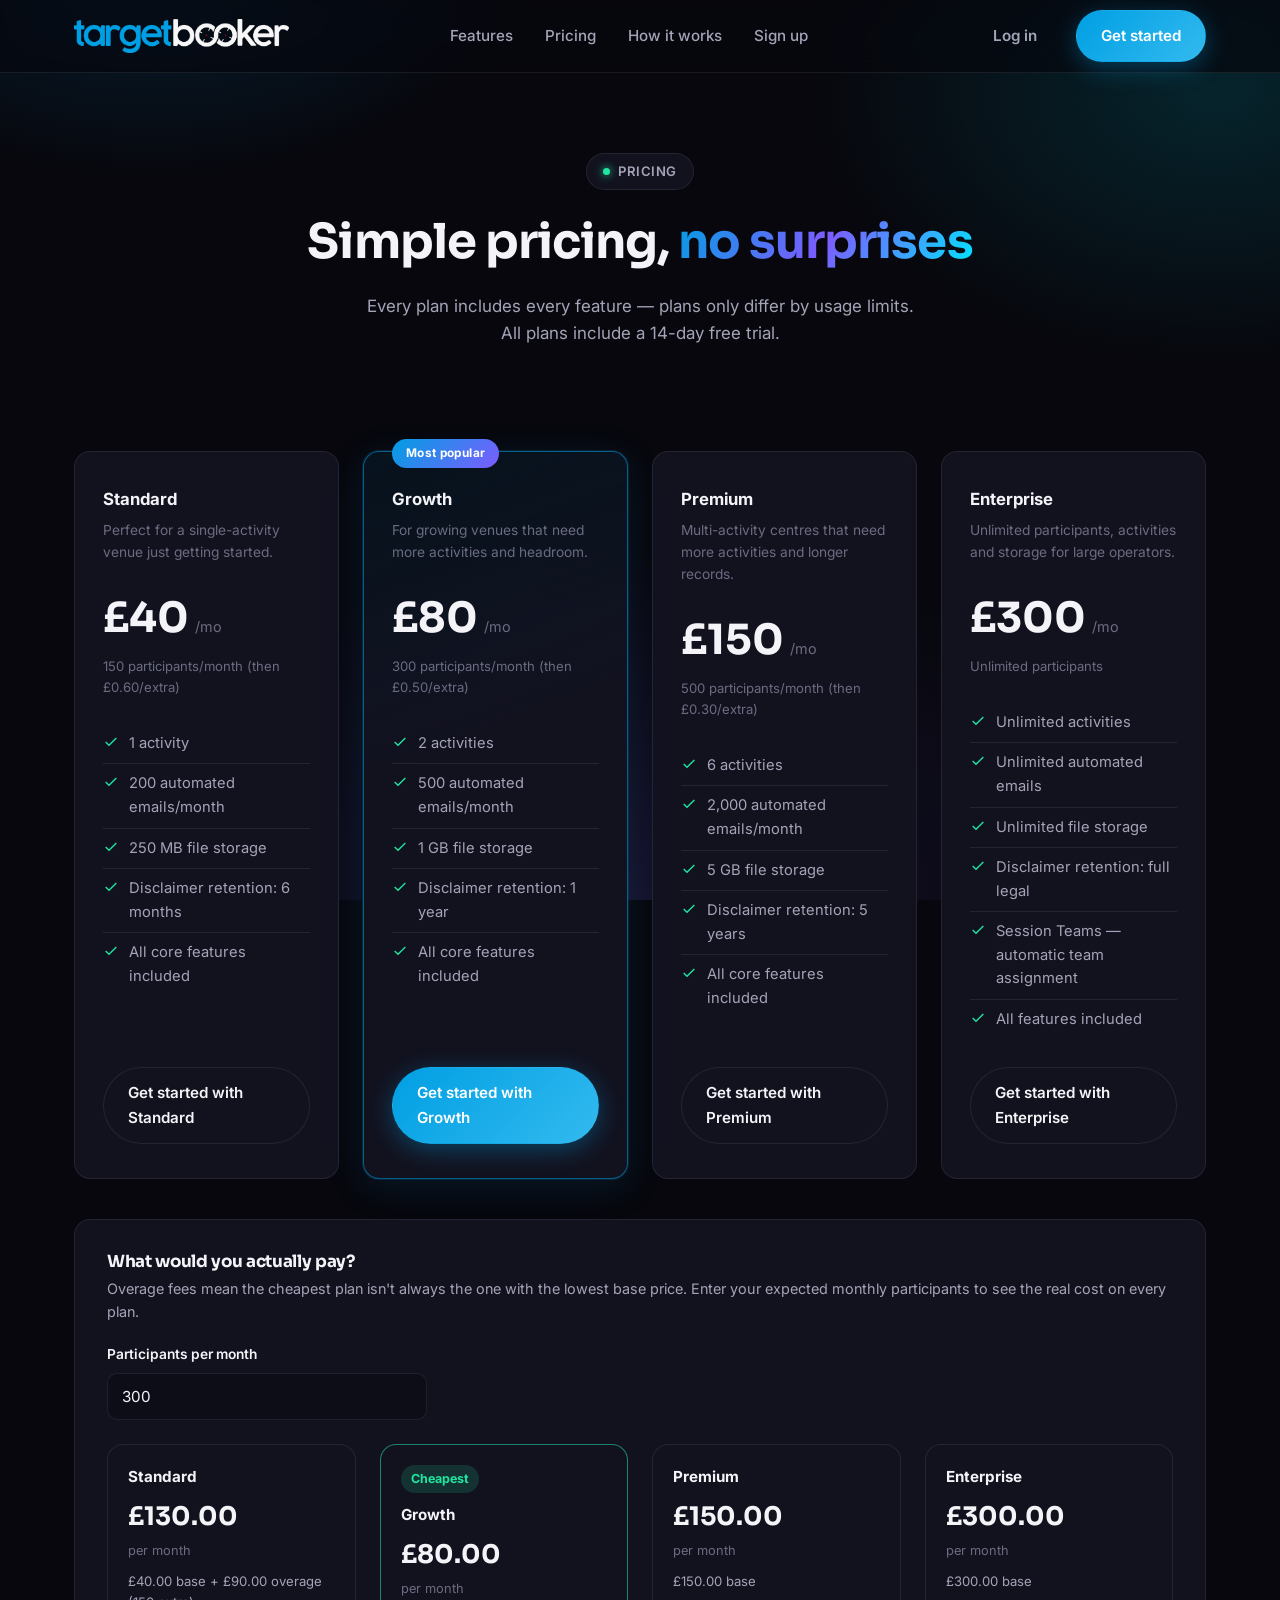
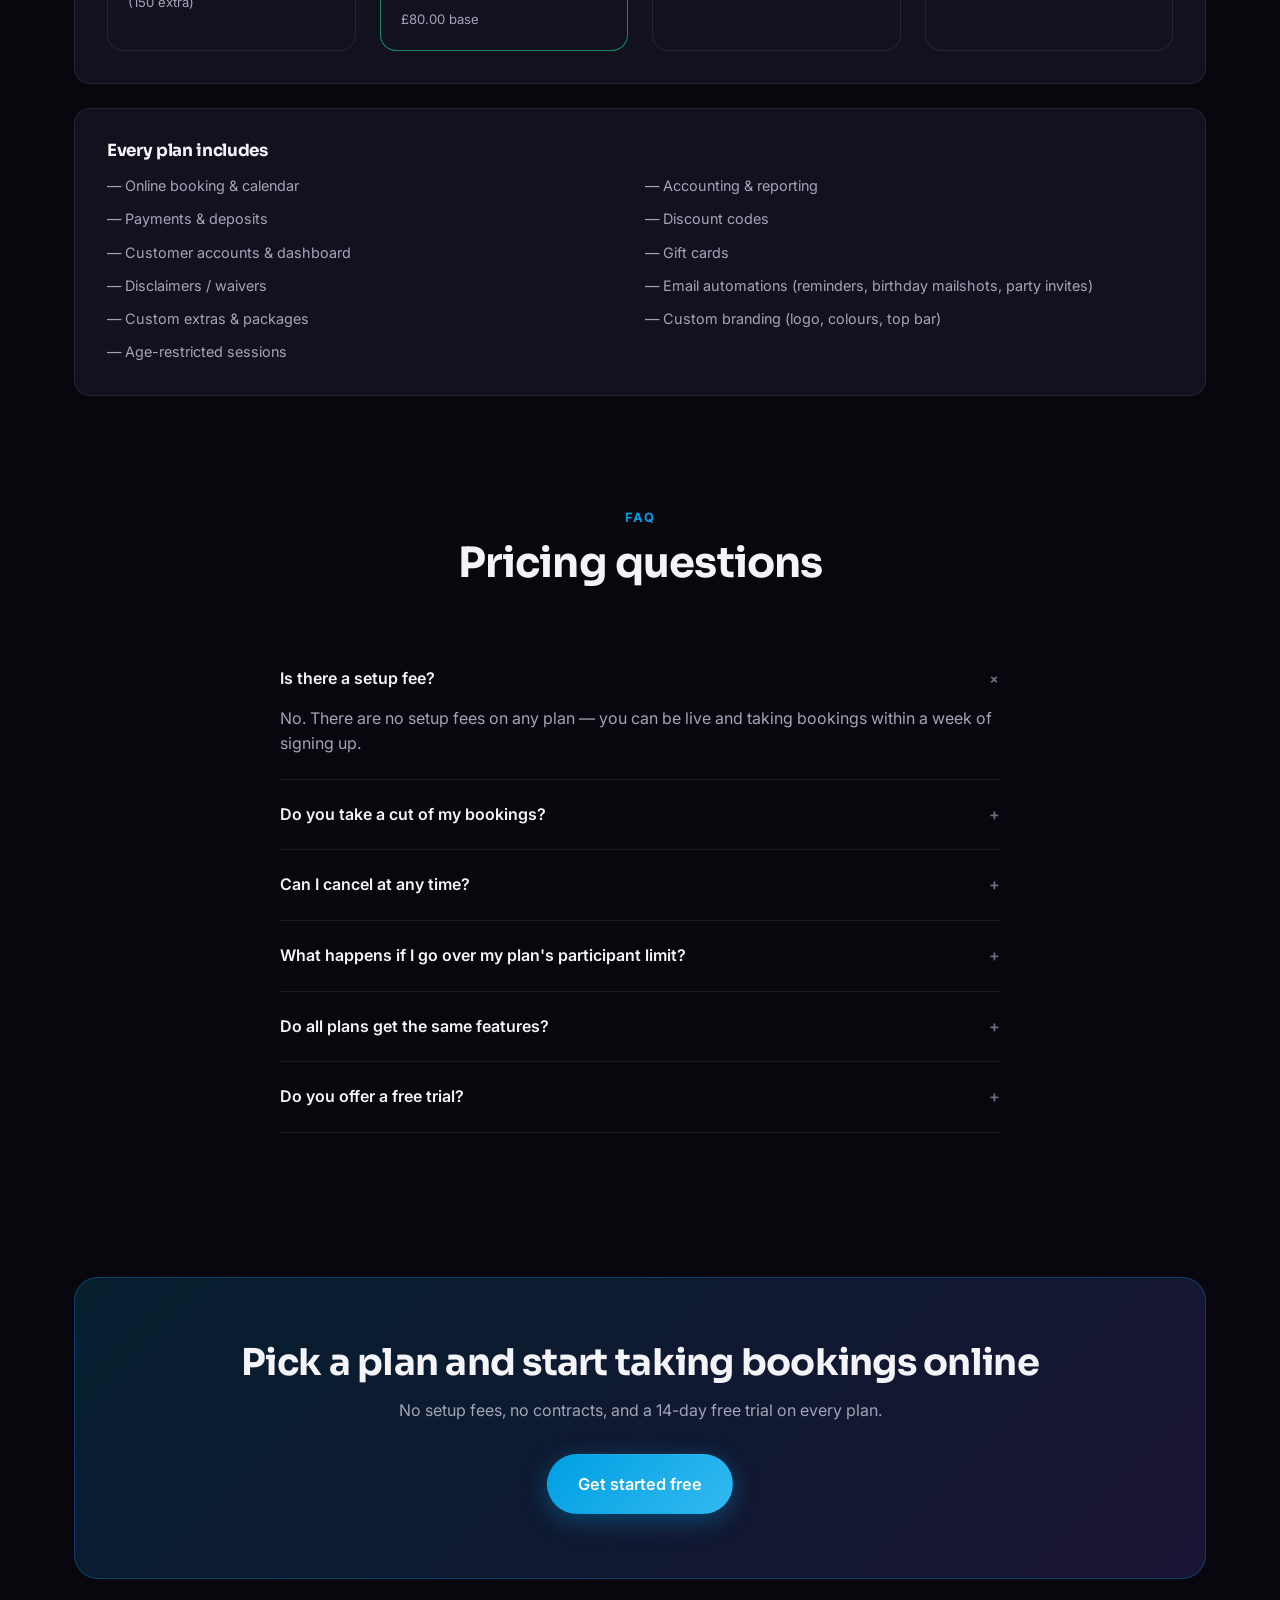
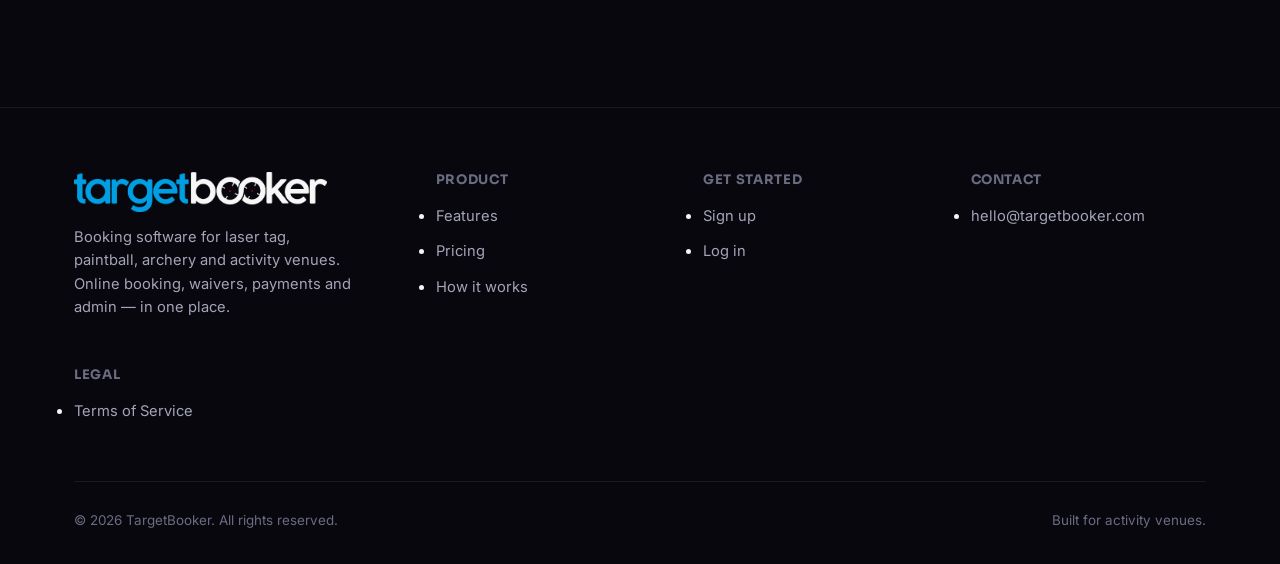
<file: pricing.html>
<!DOCTYPE html>
<html lang="en">
<head>
<meta charset="UTF-8">
<meta name="viewport" content="width=device-width, initial-scale=1">
<link rel="icon" type="image/png" href="assets/Favicon.png">
<title>Pricing — TargetBooker</title>
<meta name="description" content="Simple, transparent pricing for TargetBooker — booking software for laser tag, paintball, archery and activity venues. No setup fees, cancel anytime.">
<link rel="preconnect" href="https://fonts.googleapis.com">
<link href="https://fonts.googleapis.com/css2?family=Inter:wght@400;500;600;700&family=Sora:wght@500;600;700;800&display=swap" rel="stylesheet">
<link rel="stylesheet" href="assets/styles.css">
</head>
<body>
<div class="bg-glow"></div>
<div class="grid-overlay"></div>
<a class="skip-link" href="#main">Skip to content</a>

<header class="nav">
  <div class="container">
    <a href="/" class="brand" aria-label="TargetBooker"><img src="assets/Logo.png" alt="TargetBooker" style="height:34px;width:auto;display:block"></a>
    <nav class="nav-links" id="nav-links">
      <a href="/features">Features</a>
      <a href="/pricing">Pricing</a>
      <a href="/info">How it works</a>
      <a href="https://app.targetbooker.com/onboarding">Sign up</a>
    </nav>
    <div class="nav-cta">
      <a href="https://app.targetbooker.com/sign-in" class="btn btn-ghost">Log in</a>
      <a href="https://app.targetbooker.com/onboarding" class="btn btn-primary">Get started</a>
      <button class="nav-toggle" aria-label="Toggle menu" aria-expanded="false">
        <svg width="20" height="20" viewBox="0 0 24 24" fill="none" stroke="currentColor" stroke-width="2"><line x1="3" y1="6" x2="21" y2="6"/><line x1="3" y1="12" x2="21" y2="12"/><line x1="3" y1="18" x2="21" y2="18"/></svg>
      </button>
    </div>
  </div>
</header>

<main id="main">

  <section class="page-header">
    <div class="container">
      <span class="eyebrow"><span class="pulse"></span> Pricing</span>
      <h1>Simple pricing, <span class="grad" style="background:linear-gradient(120deg,var(--accent),var(--accent-3),var(--accent-2));-webkit-background-clip:text;background-clip:text;color:transparent;">no surprises</span></h1>
      <p>Every plan includes every feature — plans only differ by usage limits. All plans include a 14-day free trial.</p>
    </div>
  </section>

  <section class="section section-tight">
    <div class="container">

      <div class="pricing-grid pricing-grid-4">

        <div class="price-card" data-plan-id="standard" data-price="40" data-included="150" data-overage="0.60">
          <div class="plan-name">Standard</div>
          <div class="plan-desc">Perfect for a single-activity venue just getting started.</div>
          <div class="amount"><span class="num">£40</span><span class="per">/mo</span></div>
          <div class="billed">150 participants/month (then £0.60/extra)</div>
          <ul>
            <li><svg width="16" height="16" viewBox="0 0 24 24" fill="none" stroke="currentColor" stroke-width="2"><polyline points="20 6 9 17 4 12"/></svg> 1 activity</li>
            <li><svg width="16" height="16" viewBox="0 0 24 24" fill="none" stroke="currentColor" stroke-width="2"><polyline points="20 6 9 17 4 12"/></svg> 200 automated emails/month</li>
            <li><svg width="16" height="16" viewBox="0 0 24 24" fill="none" stroke="currentColor" stroke-width="2"><polyline points="20 6 9 17 4 12"/></svg> 250 MB file storage</li>
            <li><svg width="16" height="16" viewBox="0 0 24 24" fill="none" stroke="currentColor" stroke-width="2"><polyline points="20 6 9 17 4 12"/></svg> Disclaimer retention: 6 months</li>
            <li><svg width="16" height="16" viewBox="0 0 24 24" fill="none" stroke="currentColor" stroke-width="2"><polyline points="20 6 9 17 4 12"/></svg> All core features included</li>
          </ul>
          <a href="https://app.targetbooker.com/onboarding?plan=standard" class="btn btn-secondary btn-block">Get started with Standard</a>
        </div>

        <div class="price-card featured" data-plan-id="growth" data-price="80" data-included="300" data-overage="0.50">
          <span class="badge">Most popular</span>
          <div class="plan-name">Growth</div>
          <div class="plan-desc">For growing venues that need more activities and headroom.</div>
          <div class="amount"><span class="num">£80</span><span class="per">/mo</span></div>
          <div class="billed">300 participants/month (then £0.50/extra)</div>
          <ul>
            <li><svg width="16" height="16" viewBox="0 0 24 24" fill="none" stroke="currentColor" stroke-width="2"><polyline points="20 6 9 17 4 12"/></svg> 2 activities</li>
            <li><svg width="16" height="16" viewBox="0 0 24 24" fill="none" stroke="currentColor" stroke-width="2"><polyline points="20 6 9 17 4 12"/></svg> 500 automated emails/month</li>
            <li><svg width="16" height="16" viewBox="0 0 24 24" fill="none" stroke="currentColor" stroke-width="2"><polyline points="20 6 9 17 4 12"/></svg> 1 GB file storage</li>
            <li><svg width="16" height="16" viewBox="0 0 24 24" fill="none" stroke="currentColor" stroke-width="2"><polyline points="20 6 9 17 4 12"/></svg> Disclaimer retention: 1 year</li>
            <li><svg width="16" height="16" viewBox="0 0 24 24" fill="none" stroke="currentColor" stroke-width="2"><polyline points="20 6 9 17 4 12"/></svg> All core features included</li>
          </ul>
          <a href="https://app.targetbooker.com/onboarding?plan=growth" class="btn btn-primary btn-block">Get started with Growth</a>
        </div>

        <div class="price-card" data-plan-id="premium" data-price="150" data-included="500" data-overage="0.30">
          <div class="plan-name">Premium</div>
          <div class="plan-desc">Multi-activity centres that need more activities and longer records.</div>
          <div class="amount"><span class="num">£150</span><span class="per">/mo</span></div>
          <div class="billed">500 participants/month (then £0.30/extra)</div>
          <ul>
            <li><svg width="16" height="16" viewBox="0 0 24 24" fill="none" stroke="currentColor" stroke-width="2"><polyline points="20 6 9 17 4 12"/></svg> 6 activities</li>
            <li><svg width="16" height="16" viewBox="0 0 24 24" fill="none" stroke="currentColor" stroke-width="2"><polyline points="20 6 9 17 4 12"/></svg> 2,000 automated emails/month</li>
            <li><svg width="16" height="16" viewBox="0 0 24 24" fill="none" stroke="currentColor" stroke-width="2"><polyline points="20 6 9 17 4 12"/></svg> 5 GB file storage</li>
            <li><svg width="16" height="16" viewBox="0 0 24 24" fill="none" stroke="currentColor" stroke-width="2"><polyline points="20 6 9 17 4 12"/></svg> Disclaimer retention: 5 years</li>
            <li><svg width="16" height="16" viewBox="0 0 24 24" fill="none" stroke="currentColor" stroke-width="2"><polyline points="20 6 9 17 4 12"/></svg> All core features included</li>
          </ul>
          <a href="https://app.targetbooker.com/onboarding?plan=premium" class="btn btn-secondary btn-block">Get started with Premium</a>
        </div>

        <div class="price-card" data-plan-id="enterprise" data-price="300" data-included="unlimited" data-overage="0">
          <div class="plan-name">Enterprise</div>
          <div class="plan-desc">Unlimited participants, activities and storage for large operators.</div>
          <div class="amount"><span class="num">£300</span><span class="per">/mo</span></div>
          <div class="billed">Unlimited participants</div>
          <ul>
            <li><svg width="16" height="16" viewBox="0 0 24 24" fill="none" stroke="currentColor" stroke-width="2"><polyline points="20 6 9 17 4 12"/></svg> Unlimited activities</li>
            <li><svg width="16" height="16" viewBox="0 0 24 24" fill="none" stroke="currentColor" stroke-width="2"><polyline points="20 6 9 17 4 12"/></svg> Unlimited automated emails</li>
            <li><svg width="16" height="16" viewBox="0 0 24 24" fill="none" stroke="currentColor" stroke-width="2"><polyline points="20 6 9 17 4 12"/></svg> Unlimited file storage</li>
            <li><svg width="16" height="16" viewBox="0 0 24 24" fill="none" stroke="currentColor" stroke-width="2"><polyline points="20 6 9 17 4 12"/></svg> Disclaimer retention: full legal</li>
            <li><svg width="16" height="16" viewBox="0 0 24 24" fill="none" stroke="currentColor" stroke-width="2"><polyline points="20 6 9 17 4 12"/></svg> Session Teams — automatic team assignment</li>
            <li><svg width="16" height="16" viewBox="0 0 24 24" fill="none" stroke="currentColor" stroke-width="2"><polyline points="20 6 9 17 4 12"/></svg> All features included</li>
          </ul>
          <a href="https://app.targetbooker.com/onboarding?plan=enterprise" class="btn btn-secondary btn-block">Get started with Enterprise</a>
        </div>

      </div>

      <div class="card" id="cost-calculator" style="margin-top:40px;padding:32px;">
        <h3 style="font-size:1.05rem;margin-bottom:6px;">What would you actually pay?</h3>
        <p style="font-size:.9rem;margin-bottom:20px;">Overage fees mean the cheapest plan isn't always the one with the lowest base price. Enter your expected monthly participants to see the real cost on every plan.</p>
        <div class="field" style="max-width:320px;margin-bottom:24px;">
          <label for="calc-participants">Participants per month</label>
          <input type="number" id="calc-participants" min="0" step="10" value="300" inputmode="numeric">
        </div>
        <div class="grid grid-4" id="calc-results"></div>
      </div>

      <div class="card" style="margin-top:24px;padding:32px;">
        <h3 style="font-size:1.05rem;margin-bottom:14px;">Every plan includes</h3>
        <div class="grid grid-2" style="gap:10px;">
          <div style="display:flex;flex-direction:column;gap:10px;">
            <span style="color:var(--text-dim);font-size:.9rem;">— Online booking &amp; calendar</span>
            <span style="color:var(--text-dim);font-size:.9rem;">— Payments &amp; deposits</span>
            <span style="color:var(--text-dim);font-size:.9rem;">— Customer accounts &amp; dashboard</span>
            <span style="color:var(--text-dim);font-size:.9rem;">— Disclaimers / waivers</span>
            <span style="color:var(--text-dim);font-size:.9rem;">— Custom extras &amp; packages</span>
            <span style="color:var(--text-dim);font-size:.9rem;">— Age-restricted sessions</span>
          </div>
          <div style="display:flex;flex-direction:column;gap:10px;">
            <span style="color:var(--text-dim);font-size:.9rem;">— Accounting &amp; reporting</span>
            <span style="color:var(--text-dim);font-size:.9rem;">— Discount codes</span>
            <span style="color:var(--text-dim);font-size:.9rem;">— Gift cards</span>
            <span style="color:var(--text-dim);font-size:.9rem;">— Email automations (reminders, birthday mailshots, party invites)</span>
            <span style="color:var(--text-dim);font-size:.9rem;">— Custom branding (logo, colours, top bar)</span>
          </div>
        </div>
      </div>

    </div>
  </section>

  <section class="section section-tight">
    <div class="container">
      <div class="section-head">
        <span class="kicker">FAQ</span>
        <h2>Pricing questions</h2>
      </div>
      <div style="max-width:720px;margin:0 auto;">
        <details class="faq-item" open>
          <summary>Is there a setup fee? <span class="chev">+</span></summary>
          <p>No. There are no setup fees on any plan — you can be live and taking bookings within a week of signing up.</p>
        </details>
        <details class="faq-item">
          <summary>Do you take a cut of my bookings? <span class="chev">+</span></summary>
          <p>No. TargetBooker charges a flat monthly fee per venue. Payments go through your own Stripe account, so you keep what you earn (minus standard Stripe processing fees).</p>
        </details>
        <details class="faq-item">
          <summary>Can I cancel at any time? <span class="chev">+</span></summary>
          <p>Yes. There are no long-term contracts — every plan can be cancelled at any time.</p>
        </details>
        <details class="faq-item">
          <summary>What happens if I go over my plan's participant limit? <span class="chev">+</span></summary>
          <p>You're not cut off — extra participants are simply billed at your plan's overage rate (£0.60/participant on Standard, £0.50 on Growth, £0.30 on Premium). If you're regularly going over, moving up a plan works out cheaper than paying the overage. Enterprise has no limit at all.</p>
        </details>
        <details class="faq-item">
          <summary>Do all plans get the same features? <span class="chev">+</span></summary>
          <p>Yes. Every feature — booking, payments, waivers, accounting, discount codes, gift cards, email automations and custom branding — is available on every plan. Plans only differ by usage limits (participants, activities, emails and storage).</p>
        </details>
        <details class="faq-item">
          <summary>Do you offer a free trial? <span class="chev">+</span></summary>
          <p>Yes — every plan includes a 14-day free trial. You add a card when you sign up so your venue keeps running the moment the trial ends, but nothing is charged until day 14. Cancel any time before then and you won't be charged at all. After the first payment, you're billed on that same day every month.</p>
        </details>
      </div>
    </div>
  </section>

  <section class="section">
    <div class="container">
      <div class="cta-band">
        <h2>Pick a plan and start taking bookings online</h2>
        <p>No setup fees, no contracts, and a 14-day free trial on every plan.</p>
        <div class="hero-actions" style="margin-bottom:0;">
          <a href="https://app.targetbooker.com/onboarding" class="btn btn-primary btn-lg">Get started free</a>
        </div>
      </div>
    </div>
  </section>

</main>

<footer>
  <div class="container">
    <div class="footer-grid">
      <div>
        <a href="/" class="brand" style="margin-bottom:14px;display:inline-flex;" aria-label="TargetBooker"><img src="assets/Logo.png" alt="TargetBooker" style="height:40px;width:auto;display:block"></a>
        <p style="max-width:280px;font-size:.92rem;">Booking software for laser tag, paintball, archery and activity venues. Online booking, waivers, payments and admin — in one place.</p>
      </div>
      <div>
        <h4>Product</h4>
        <ul>
          <li><a href="/features">Features</a></li>
          <li><a href="/pricing">Pricing</a></li>
          <li><a href="/info">How it works</a></li>
        </ul>
      </div>
      <div>
        <h4>Get started</h4>
        <ul>
          <li><a href="https://app.targetbooker.com/onboarding">Sign up</a></li>
          <li><a href="https://app.targetbooker.com/sign-in">Log in</a></li>
        </ul>
      </div>
      <div>
        <h4>Contact</h4>
        <ul>
          <li><a href="mailto:hello@targetbooker.com">hello@targetbooker.com</a></li>
        </ul>
      </div>
      <div>
        <h4>Legal</h4>
        <ul>
          <li><a href="/terms">Terms of Service</a></li>
        </ul>
      </div>
    </div>
    <div class="footer-bottom">
      <span>© 2026 TargetBooker. All rights reserved.</span>
      <span>Built for activity venues.</span>
    </div>
  </div>
</footer>

<script src="assets/main.js"></script>
</body>
</html>
</file>
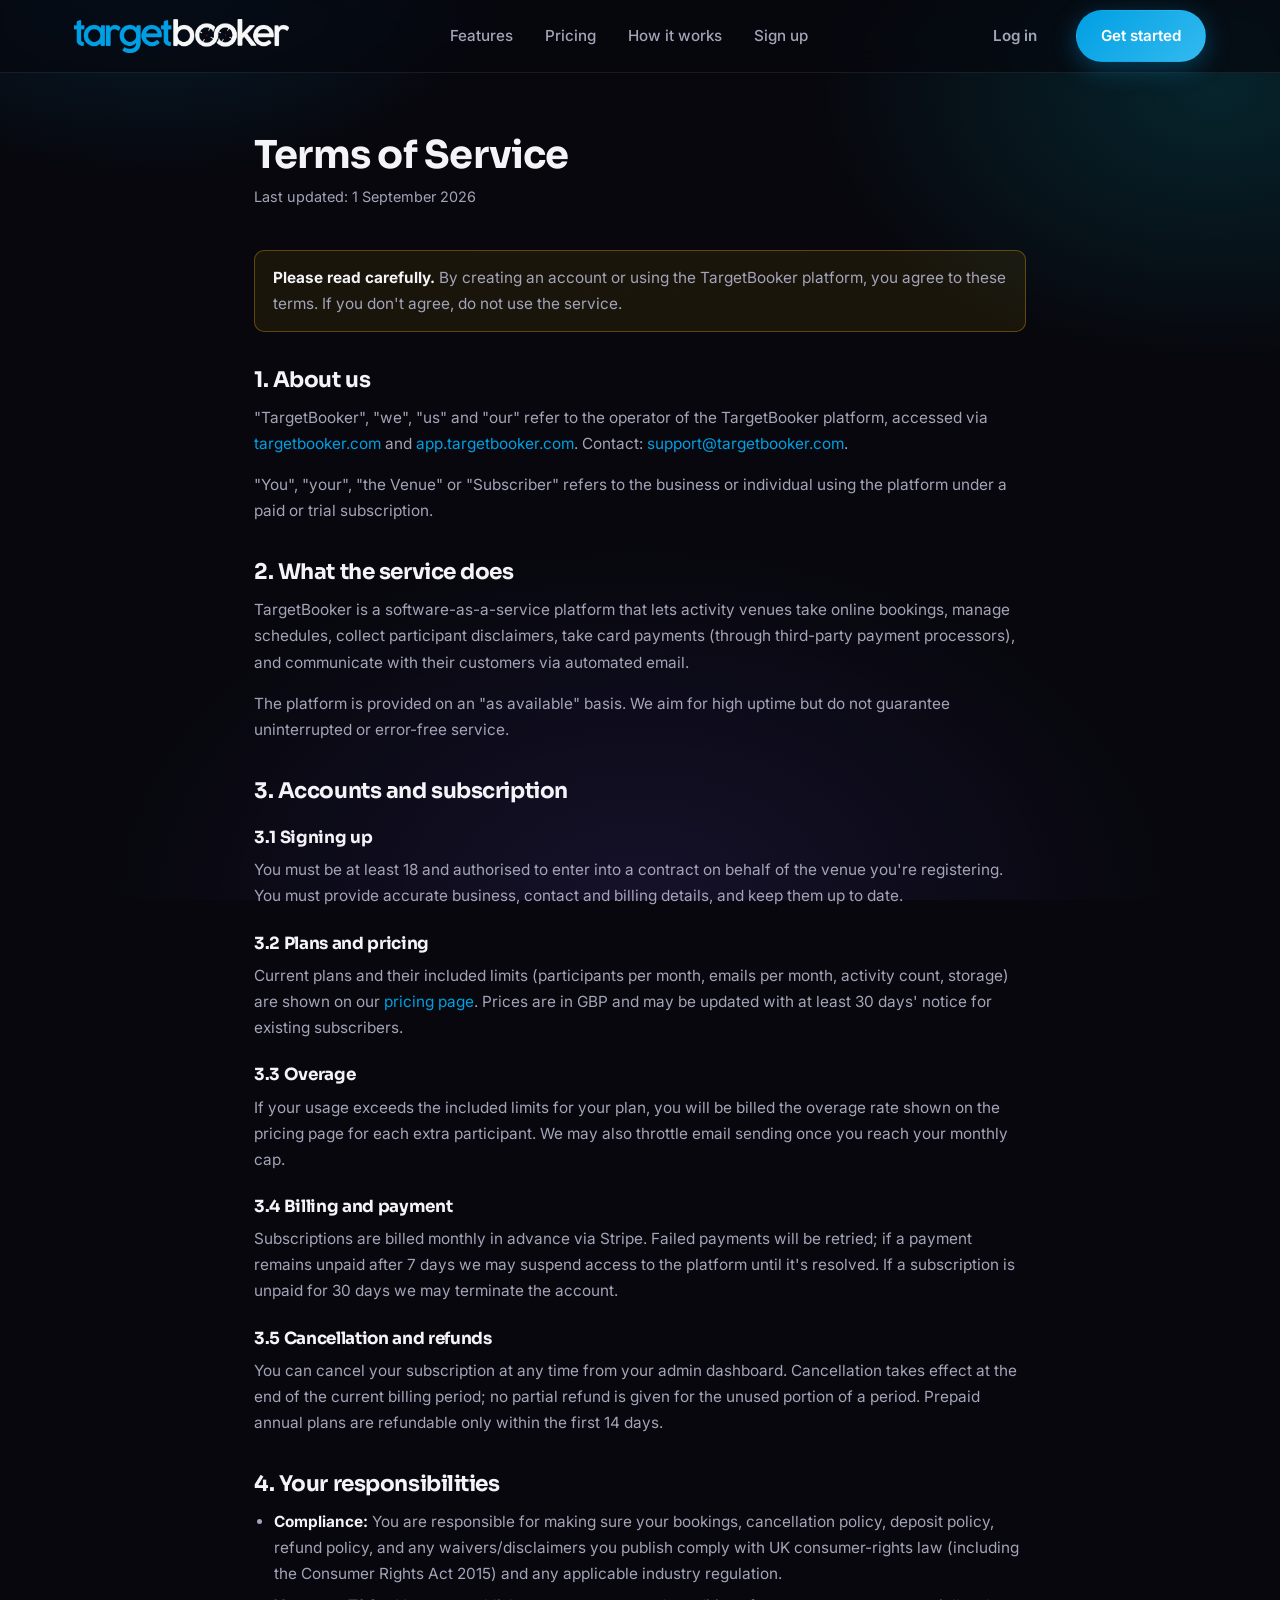
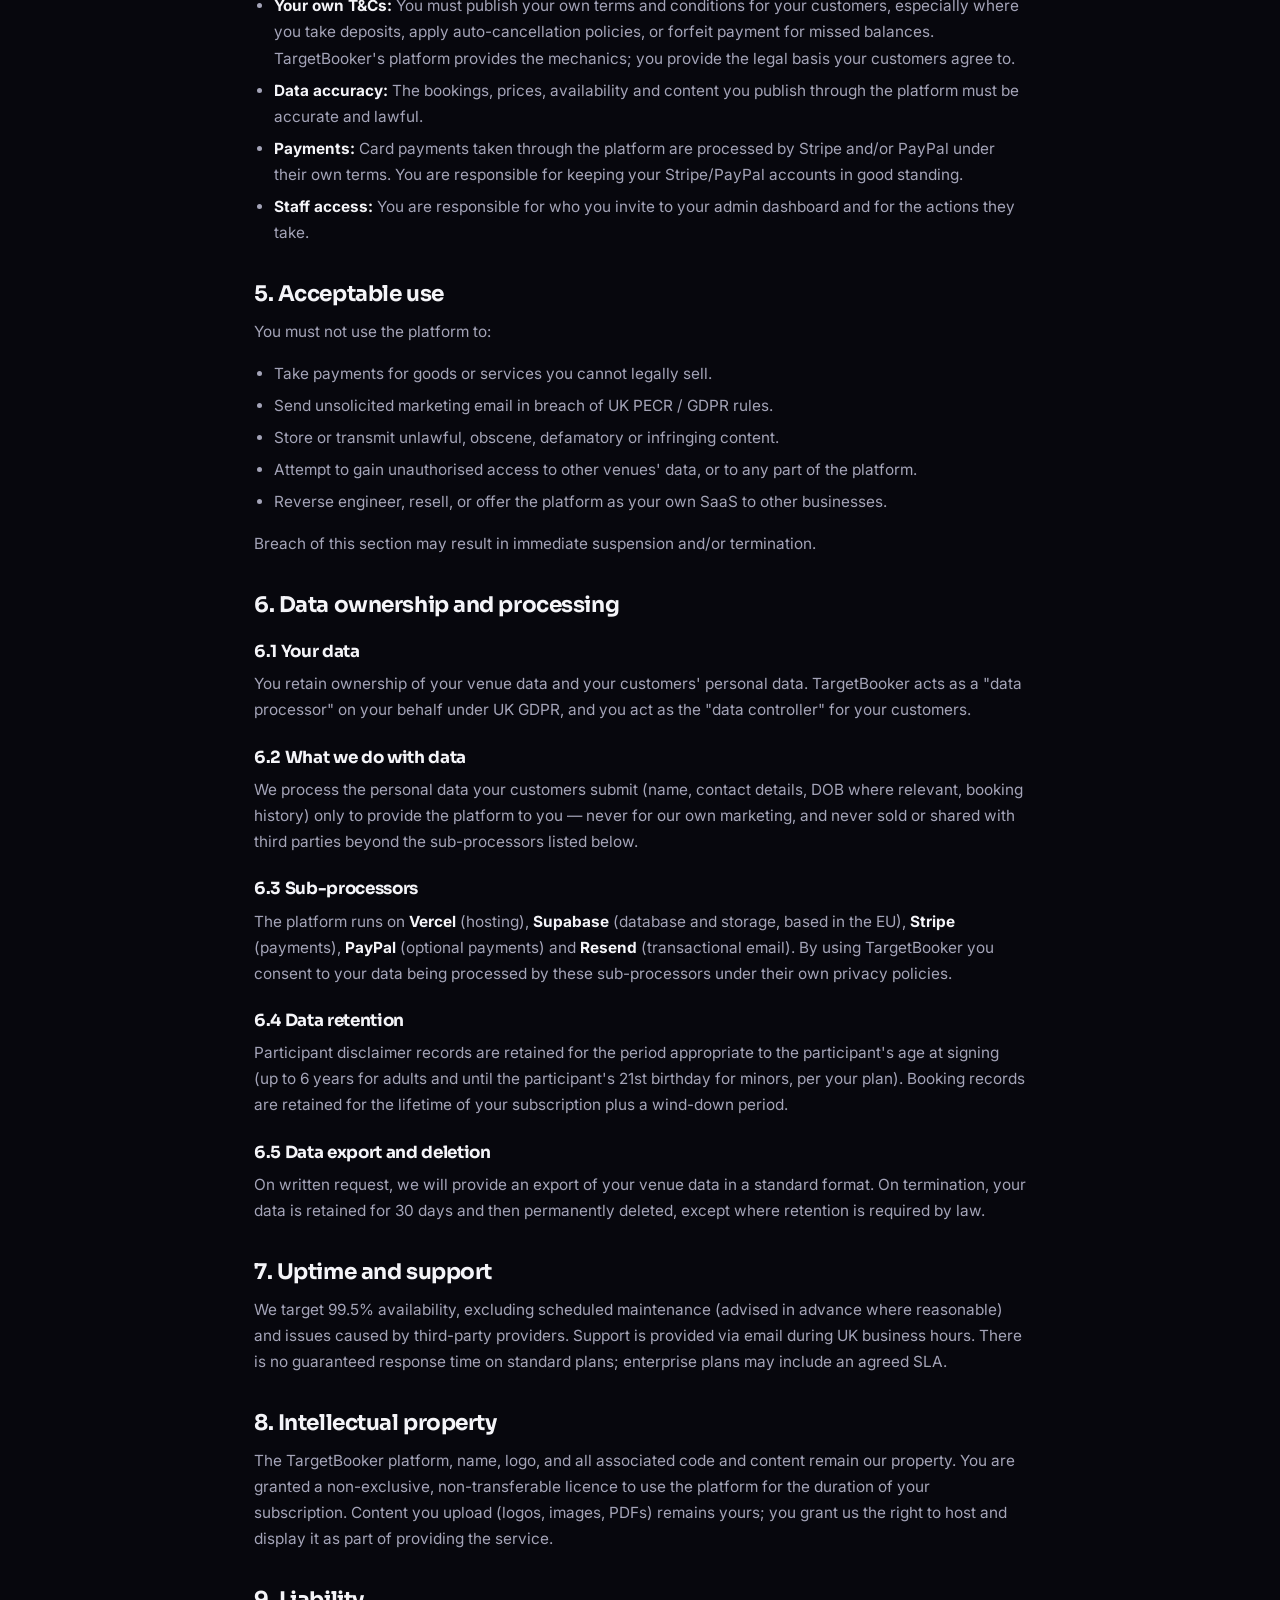
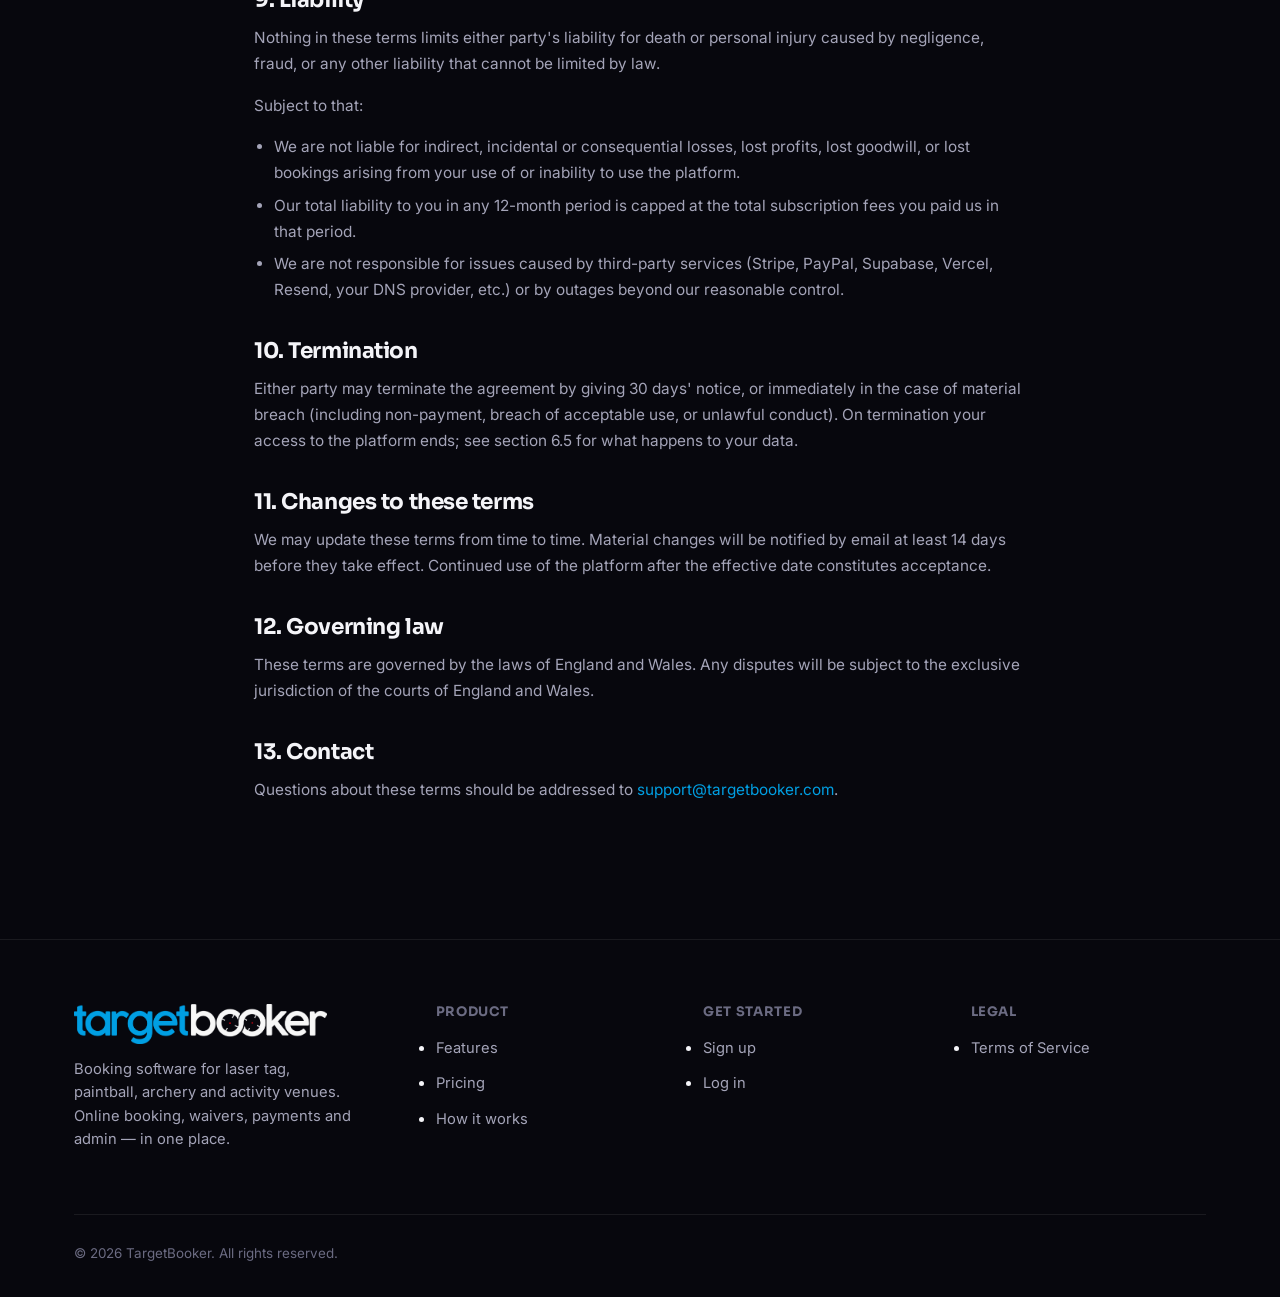
<file: terms.html>
<!DOCTYPE html>
<html lang="en">
<head>
<meta charset="UTF-8">
<meta name="viewport" content="width=device-width, initial-scale=1">
<link rel="icon" type="image/png" href="assets/Favicon.png">
<title>Terms of Service — TargetBooker</title>
<meta name="description" content="Terms of Service for TargetBooker — the booking platform for laser tag, paintball, archery and activity venues.">
<link rel="preconnect" href="https://fonts.googleapis.com">
<link href="https://fonts.googleapis.com/css2?family=Inter:wght@400;500;600;700&family=Sora:wght@500;600;700;800&display=swap" rel="stylesheet">
<link rel="stylesheet" href="assets/styles.css">
<style>
  .legal-page { padding: 60px 0 80px; }
  .legal-page .container { max-width: 820px; }
  .legal-page h1 { font-family: 'Sora', sans-serif; font-size: 2.4rem; margin: 0 0 8px; }
  .legal-page .updated { color: var(--text-dim); font-size: .9rem; margin: 0 0 40px; }
  .legal-page h2 { font-family: 'Sora', sans-serif; font-size: 1.35rem; margin: 36px 0 12px; color: var(--text); }
  .legal-page h3 { font-family: 'Sora', sans-serif; font-size: 1.05rem; margin: 24px 0 10px; color: var(--text); }
  .legal-page p, .legal-page li { line-height: 1.7; color: var(--text-dim); font-size: .96rem; }
  .legal-page ul { padding-left: 20px; margin: 8px 0 16px; }
  .legal-page li { margin-bottom: 6px; }
  .legal-page a { color: var(--accent); }
  .legal-page strong { color: var(--text); }
  .disclaimer { padding: 14px 18px; background: rgba(255,193,7,0.08); border: 1px solid rgba(255,193,7,0.3); border-radius: 10px; margin-bottom: 32px; }
</style>
</head>
<body>
<div class="bg-glow"></div>
<div class="grid-overlay"></div>

<header class="nav">
  <div class="container">
    <a href="/" class="brand" aria-label="TargetBooker"><img src="assets/Logo.png" alt="TargetBooker" style="height:34px;width:auto;display:block"></a>
    <nav class="nav-links" id="nav-links">
      <a href="/features">Features</a>
      <a href="/pricing">Pricing</a>
      <a href="/info">How it works</a>
      <a href="https://app.targetbooker.com/onboarding">Sign up</a>
    </nav>
    <div class="nav-cta">
      <a href="https://app.targetbooker.com/sign-in" class="btn btn-ghost">Log in</a>
      <a href="https://app.targetbooker.com/onboarding" class="btn btn-primary">Get started</a>
    </div>
  </div>
</header>

<main id="main" class="legal-page">
  <div class="container">
    <h1>Terms of Service</h1>
    <p class="updated">Last updated: 1 September 2026</p>

    <div class="disclaimer">
      <p style="margin:0"><strong>Please read carefully.</strong> By creating an account or using the TargetBooker platform, you agree to these terms. If you don't agree, do not use the service.</p>
    </div>

    <h2>1. About us</h2>
    <p>"TargetBooker", "we", "us" and "our" refer to the operator of the TargetBooker platform, accessed via <a href="https://targetbooker.com">targetbooker.com</a> and <a href="https://app.targetbooker.com">app.targetbooker.com</a>. Contact: <a href="mailto:support@targetbooker.com">support@targetbooker.com</a>.</p>
    <p>"You", "your", "the Venue" or "Subscriber" refers to the business or individual using the platform under a paid or trial subscription.</p>

    <h2>2. What the service does</h2>
    <p>TargetBooker is a software-as-a-service platform that lets activity venues take online bookings, manage schedules, collect participant disclaimers, take card payments (through third-party payment processors), and communicate with their customers via automated email.</p>
    <p>The platform is provided on an "as available" basis. We aim for high uptime but do not guarantee uninterrupted or error-free service.</p>

    <h2>3. Accounts and subscription</h2>
    <h3>3.1 Signing up</h3>
    <p>You must be at least 18 and authorised to enter into a contract on behalf of the venue you're registering. You must provide accurate business, contact and billing details, and keep them up to date.</p>

    <h3>3.2 Plans and pricing</h3>
    <p>Current plans and their included limits (participants per month, emails per month, activity count, storage) are shown on our <a href="/pricing">pricing page</a>. Prices are in GBP and may be updated with at least 30 days' notice for existing subscribers.</p>

    <h3>3.3 Overage</h3>
    <p>If your usage exceeds the included limits for your plan, you will be billed the overage rate shown on the pricing page for each extra participant. We may also throttle email sending once you reach your monthly cap.</p>

    <h3>3.4 Billing and payment</h3>
    <p>Subscriptions are billed monthly in advance via Stripe. Failed payments will be retried; if a payment remains unpaid after 7 days we may suspend access to the platform until it's resolved. If a subscription is unpaid for 30 days we may terminate the account.</p>

    <h3>3.5 Cancellation and refunds</h3>
    <p>You can cancel your subscription at any time from your admin dashboard. Cancellation takes effect at the end of the current billing period; no partial refund is given for the unused portion of a period. Prepaid annual plans are refundable only within the first 14 days.</p>

    <h2>4. Your responsibilities</h2>
    <ul>
      <li><strong>Compliance:</strong> You are responsible for making sure your bookings, cancellation policy, deposit policy, refund policy, and any waivers/disclaimers you publish comply with UK consumer-rights law (including the Consumer Rights Act 2015) and any applicable industry regulation.</li>
      <li><strong>Your own T&amp;Cs:</strong> You must publish your own terms and conditions for your customers, especially where you take deposits, apply auto-cancellation policies, or forfeit payment for missed balances. TargetBooker's platform provides the mechanics; you provide the legal basis your customers agree to.</li>
      <li><strong>Data accuracy:</strong> The bookings, prices, availability and content you publish through the platform must be accurate and lawful.</li>
      <li><strong>Payments:</strong> Card payments taken through the platform are processed by Stripe and/or PayPal under their own terms. You are responsible for keeping your Stripe/PayPal accounts in good standing.</li>
      <li><strong>Staff access:</strong> You are responsible for who you invite to your admin dashboard and for the actions they take.</li>
    </ul>

    <h2>5. Acceptable use</h2>
    <p>You must not use the platform to:</p>
    <ul>
      <li>Take payments for goods or services you cannot legally sell.</li>
      <li>Send unsolicited marketing email in breach of UK PECR / GDPR rules.</li>
      <li>Store or transmit unlawful, obscene, defamatory or infringing content.</li>
      <li>Attempt to gain unauthorised access to other venues' data, or to any part of the platform.</li>
      <li>Reverse engineer, resell, or offer the platform as your own SaaS to other businesses.</li>
    </ul>
    <p>Breach of this section may result in immediate suspension and/or termination.</p>

    <h2>6. Data ownership and processing</h2>
    <h3>6.1 Your data</h3>
    <p>You retain ownership of your venue data and your customers' personal data. TargetBooker acts as a "data processor" on your behalf under UK GDPR, and you act as the "data controller" for your customers.</p>

    <h3>6.2 What we do with data</h3>
    <p>We process the personal data your customers submit (name, contact details, DOB where relevant, booking history) only to provide the platform to you — never for our own marketing, and never sold or shared with third parties beyond the sub-processors listed below.</p>

    <h3>6.3 Sub-processors</h3>
    <p>The platform runs on <strong>Vercel</strong> (hosting), <strong>Supabase</strong> (database and storage, based in the EU), <strong>Stripe</strong> (payments), <strong>PayPal</strong> (optional payments) and <strong>Resend</strong> (transactional email). By using TargetBooker you consent to your data being processed by these sub-processors under their own privacy policies.</p>

    <h3>6.4 Data retention</h3>
    <p>Participant disclaimer records are retained for the period appropriate to the participant's age at signing (up to 6 years for adults and until the participant's 21st birthday for minors, per your plan). Booking records are retained for the lifetime of your subscription plus a wind-down period.</p>

    <h3>6.5 Data export and deletion</h3>
    <p>On written request, we will provide an export of your venue data in a standard format. On termination, your data is retained for 30 days and then permanently deleted, except where retention is required by law.</p>

    <h2>7. Uptime and support</h2>
    <p>We target 99.5% availability, excluding scheduled maintenance (advised in advance where reasonable) and issues caused by third-party providers. Support is provided via email during UK business hours. There is no guaranteed response time on standard plans; enterprise plans may include an agreed SLA.</p>

    <h2>8. Intellectual property</h2>
    <p>The TargetBooker platform, name, logo, and all associated code and content remain our property. You are granted a non-exclusive, non-transferable licence to use the platform for the duration of your subscription. Content you upload (logos, images, PDFs) remains yours; you grant us the right to host and display it as part of providing the service.</p>

    <h2>9. Liability</h2>
    <p>Nothing in these terms limits either party's liability for death or personal injury caused by negligence, fraud, or any other liability that cannot be limited by law.</p>
    <p>Subject to that:</p>
    <ul>
      <li>We are not liable for indirect, incidental or consequential losses, lost profits, lost goodwill, or lost bookings arising from your use of or inability to use the platform.</li>
      <li>Our total liability to you in any 12-month period is capped at the total subscription fees you paid us in that period.</li>
      <li>We are not responsible for issues caused by third-party services (Stripe, PayPal, Supabase, Vercel, Resend, your DNS provider, etc.) or by outages beyond our reasonable control.</li>
    </ul>

    <h2>10. Termination</h2>
    <p>Either party may terminate the agreement by giving 30 days' notice, or immediately in the case of material breach (including non-payment, breach of acceptable use, or unlawful conduct). On termination your access to the platform ends; see section 6.5 for what happens to your data.</p>

    <h2>11. Changes to these terms</h2>
    <p>We may update these terms from time to time. Material changes will be notified by email at least 14 days before they take effect. Continued use of the platform after the effective date constitutes acceptance.</p>

    <h2>12. Governing law</h2>
    <p>These terms are governed by the laws of England and Wales. Any disputes will be subject to the exclusive jurisdiction of the courts of England and Wales.</p>

    <h2>13. Contact</h2>
    <p>Questions about these terms should be addressed to <a href="mailto:support@targetbooker.com">support@targetbooker.com</a>.</p>
  </div>
</main>

<footer>
  <div class="container">
    <div class="footer-grid">
      <div>
        <a href="/" class="brand" style="margin-bottom:14px;display:inline-flex;" aria-label="TargetBooker"><img src="assets/Logo.png" alt="TargetBooker" style="height:40px;width:auto;display:block"></a>
        <p style="max-width:280px;font-size:.92rem;">Booking software for laser tag, paintball, archery and activity venues. Online booking, waivers, payments and admin — in one place.</p>
      </div>
      <div>
        <h4>Product</h4>
        <ul>
          <li><a href="/features">Features</a></li>
          <li><a href="/pricing">Pricing</a></li>
          <li><a href="/info">How it works</a></li>
        </ul>
      </div>
      <div>
        <h4>Get started</h4>
        <ul>
          <li><a href="https://app.targetbooker.com/onboarding">Sign up</a></li>
          <li><a href="https://app.targetbooker.com/sign-in">Log in</a></li>
        </ul>
      </div>
      <div>
        <h4>Legal</h4>
        <ul>
          <li><a href="/terms">Terms of Service</a></li>
        </ul>
      </div>
    </div>
    <div class="footer-bottom">
      <span>© 2026 TargetBooker. All rights reserved.</span>
    </div>
  </div>
</footer>

<script src="assets/main.js"></script>
</body>
</html>
</file>
<file: assets/styles.css>
:root{
  --bg:#07070d;
  --bg-soft:#0d0d18;
  --surface:#12121f;
  --surface-2:#171728;
  --border:rgba(255,255,255,0.08);
  --text:#f4f4f8;
  --text-dim:#a4a4b8;
  --text-faint:#6b6b82;
  --accent:#009fe3;
  --accent-2:#00e5ff;
  --accent-3:#7c5cff;
  --success:#21e6a1;
  --radius:16px;
  --radius-sm:10px;
  --shadow-glow: 0 0 0 1px rgba(0,159,227,0.15), 0 8px 40px rgba(0,159,227,0.12);
  --max:1180px;
}

*{box-sizing:border-box;}
html{scroll-behavior:smooth;}
body{
  margin:0;
  background:var(--bg);
  color:var(--text);
  font-family:'Inter',system-ui,-apple-system,Segoe UI,sans-serif;
  font-size:16px;
  line-height:1.6;
  -webkit-font-smoothing:antialiased;
}
h1,h2,h3,h4{
  font-family:'Sora',Inter,system-ui,sans-serif;
  line-height:1.15;
  letter-spacing:-0.02em;
  margin:0 0 .5em;
}
p{margin:0 0 1em;color:var(--text-dim);}
a{color:inherit;text-decoration:none;}
img{max-width:100%;display:block;}
ul{margin:0;padding:0;}
.container{max-width:var(--max);margin:0 auto;padding:0 24px;}

/* background ambience */
.bg-glow{
  position:fixed;inset:0;z-index:-2;pointer-events:none;
  background:
    radial-gradient(640px 420px at 12% -8%, rgba(0,159,227,0.18), transparent 60%),
    radial-gradient(680px 460px at 95% 10%, rgba(0,229,255,0.13), transparent 60%),
    radial-gradient(900px 600px at 50% 100%, rgba(124,92,255,0.12), transparent 60%),
    var(--bg);
}
.grid-overlay{
  position:fixed;inset:0;z-index:-1;pointer-events:none;opacity:.35;
  background-image:
    linear-gradient(rgba(255,255,255,0.035) 1px, transparent 1px),
    linear-gradient(90deg, rgba(255,255,255,0.035) 1px, transparent 1px);
  background-size:42px 42px;
  mask-image:radial-gradient(circle at 50% 0%, black, transparent 70%);
}

/* nav */
.nav{
  position:sticky;top:0;z-index:100;
  backdrop-filter:saturate(160%) blur(14px);
  background:rgba(7,7,13,0.72);
  border-bottom:1px solid var(--border);
}
.nav .container{display:flex;align-items:center;justify-content:space-between;height:72px;}
.brand{display:flex;align-items:center;gap:10px;font-family:'Sora',sans-serif;font-weight:700;font-size:1.15rem;}
.brand .dot{width:10px;height:10px;border-radius:3px;background:linear-gradient(135deg,var(--accent),var(--accent-3));box-shadow:0 0 16px rgba(0,159,227,0.7);}
.nav-links{display:flex;align-items:center;gap:32px;}
.nav-links a{color:var(--text-dim);font-weight:500;font-size:.95rem;transition:color .2s;}
.nav-links a:hover{color:var(--text);}
.nav-cta{display:flex;align-items:center;gap:14px;}
.nav-toggle{display:none;background:none;border:1px solid var(--border);border-radius:8px;width:44px;height:44px;color:var(--text);cursor:pointer;}

/* buttons */
.btn{
  display:inline-flex;align-items:center;justify-content:center;gap:8px;
  padding:13px 24px;border-radius:999px;font-weight:600;font-size:.95rem;
  border:1px solid transparent;cursor:pointer;transition:transform .15s ease, box-shadow .2s ease, opacity .2s;
  min-height:44px;
}
.btn:active{transform:scale(0.97);}
.btn-primary{
  background:linear-gradient(135deg,var(--accent),#33baef);
  color:#fff;box-shadow:0 6px 24px rgba(0,159,227,0.35);
}
.btn-primary:hover{box-shadow:0 10px 32px rgba(0,159,227,0.5);}
.btn-secondary{
  background:var(--surface);border-color:var(--border);color:var(--text);
}
.btn-secondary:hover{background:var(--surface-2);}
.btn-ghost{background:transparent;color:var(--text-dim);}
.btn-ghost:hover{color:var(--text);}
.btn-block{width:100%;}
.btn-lg{padding:16px 30px;font-size:1.02rem;}

/* hero */
.hero{padding:96px 0 64px;text-align:center;}
.eyebrow{
  display:inline-flex;align-items:center;gap:8px;padding:7px 16px;border-radius:999px;
  border:1px solid var(--border);background:var(--surface);color:var(--text-dim);
  font-size:.82rem;font-weight:600;letter-spacing:.04em;text-transform:uppercase;margin-bottom:24px;
}
.eyebrow .pulse{width:7px;height:7px;border-radius:50%;background:var(--success);box-shadow:0 0 8px var(--success);}
.hero h1{font-size:clamp(2.4rem,5.5vw,4.2rem);max-width:880px;margin:0 auto 22px;}
.hero h1 .grad{background:linear-gradient(120deg,var(--accent),var(--accent-3),var(--accent-2));-webkit-background-clip:text;background-clip:text;color:transparent;}
.hero-sub{max-width:620px;margin:0 auto 36px;font-size:1.12rem;color:var(--text-dim);}
.hero-actions{display:flex;gap:16px;justify-content:center;flex-wrap:wrap;margin-bottom:18px;}
.hero-note{color:var(--text-faint);font-size:.88rem;}
.hero-shot{
  margin-top:56px;border-radius:20px;border:1px solid var(--border);
  background:linear-gradient(180deg,var(--surface),var(--bg-soft));
  box-shadow:var(--shadow-glow);overflow:hidden;
}
.hero-shot .bar{display:flex;gap:8px;padding:14px 18px;border-bottom:1px solid var(--border);}
.hero-shot .bar span{width:10px;height:10px;border-radius:50%;background:var(--text-faint);opacity:.5;}
.hero-shot .body{padding:32px;display:grid;grid-template-columns:1.3fr 1fr;gap:24px;}
@media(max-width:760px){.hero-shot .body{grid-template-columns:1fr;}}

/* section */
.section{padding:88px 0;}
.section-tight{padding:56px 0;}
.section-head{max-width:680px;margin:0 auto 56px;text-align:center;}
.section-head h2{font-size:clamp(1.8rem,3.4vw,2.6rem);}
.kicker{color:var(--accent);font-weight:700;font-size:.8rem;letter-spacing:.08em;text-transform:uppercase;margin-bottom:12px;display:block;}

/* logos / social proof */
.proof-strip{padding:28px 0;border-top:1px solid var(--border);border-bottom:1px solid var(--border);}
.proof-row{display:flex;align-items:center;justify-content:center;gap:48px;flex-wrap:wrap;color:var(--text-faint);font-weight:600;letter-spacing:.02em;}

/* grids */
.grid{display:grid;gap:24px;}
.grid-3{grid-template-columns:repeat(3,1fr);}
.grid-4{grid-template-columns:repeat(4,1fr);}
.grid-2{grid-template-columns:repeat(2,1fr);}
@media(max-width:900px){.grid-3,.grid-4{grid-template-columns:repeat(2,1fr);}}
@media(max-width:600px){.grid-3,.grid-4,.grid-2{grid-template-columns:1fr;}}

.card{
  background:var(--surface);border:1px solid var(--border);border-radius:var(--radius);
  padding:28px;transition:transform .2s ease, border-color .2s ease, box-shadow .2s ease;
}
.card:hover{transform:translateY(-4px);border-color:rgba(0,159,227,0.35);box-shadow:0 16px 40px rgba(0,0,0,0.35);}
.icon-box{
  width:46px;height:46px;border-radius:12px;display:flex;align-items:center;justify-content:center;
  background:linear-gradient(135deg,rgba(0,159,227,0.18),rgba(124,92,255,0.18));
  border:1px solid rgba(0,159,227,0.25);margin-bottom:18px;color:var(--accent);
}
.card h3{font-size:1.08rem;margin-bottom:8px;}
.card p{margin-bottom:0;font-size:.94rem;}

/* steps */
.steps{display:grid;grid-template-columns:repeat(4,1fr);gap:24px;}
@media(max-width:900px){.steps{grid-template-columns:repeat(2,1fr);}}
@media(max-width:600px){.steps{grid-template-columns:1fr;}}
.step{position:relative;padding:28px 22px;border-radius:var(--radius);background:var(--surface);border:1px solid var(--border);}
.step .num{font-family:'Sora',sans-serif;font-weight:700;font-size:.85rem;color:var(--accent);margin-bottom:14px;display:block;}

/* pricing */
.pricing-toggle{display:flex;align-items:center;justify-content:center;gap:14px;margin-bottom:48px;}
.toggle-pill{display:inline-flex;background:var(--surface);border:1px solid var(--border);border-radius:999px;padding:4px;}
.toggle-pill button{
  border:none;background:transparent;color:var(--text-dim);padding:9px 20px;border-radius:999px;font-weight:600;
  font-size:.9rem;cursor:pointer;min-height:40px;
}
.toggle-pill button.active{background:linear-gradient(135deg,var(--accent),var(--accent-3));color:#fff;}
.save-badge{background:rgba(33,230,161,0.15);color:var(--success);font-size:.78rem;font-weight:700;padding:4px 10px;border-radius:999px;}

.pricing-grid{display:grid;grid-template-columns:repeat(3,1fr);gap:24px;align-items:stretch;}
.pricing-grid-4{grid-template-columns:repeat(4,1fr);}
@media(max-width:1100px){.pricing-grid-4{grid-template-columns:repeat(2,1fr);}}
@media(max-width:900px){.pricing-grid{grid-template-columns:1fr;max-width:440px;margin:0 auto;}}
@media(max-width:560px){.pricing-grid-4{grid-template-columns:1fr;max-width:440px;margin:0 auto;}}
.price-card{
  background:var(--surface);border:1px solid var(--border);border-radius:var(--radius);
  padding:34px 28px;display:flex;flex-direction:column;
}
.price-card.featured{
  border-color:rgba(0,159,227,0.55);
  background:linear-gradient(160deg,rgba(0,159,227,0.08),var(--surface) 40%);
  box-shadow:var(--shadow-glow);position:relative;
}
.price-card.featured .badge{
  position:absolute;top:-13px;left:28px;background:linear-gradient(135deg,var(--accent),var(--accent-3));
  color:#fff;font-size:.74rem;font-weight:700;padding:5px 14px;border-radius:999px;letter-spacing:.03em;
}
.price-card .plan-name{font-weight:700;font-size:1.05rem;margin-bottom:6px;}
.price-card .plan-desc{color:var(--text-faint);font-size:.86rem;margin-bottom:22px;}
.price-card .amount{display:flex;align-items:baseline;gap:6px;margin-bottom:4px;}
.price-card .amount .num{font-family:'Sora',sans-serif;font-size:2.6rem;font-weight:700;}
.price-card .amount .per{color:var(--text-faint);font-size:.9rem;}
.price-card .billed{color:var(--text-faint);font-size:.82rem;margin-bottom:26px;}
.price-card ul{margin-bottom:28px;flex:1;}
.price-card li{
  display:flex;gap:10px;align-items:flex-start;padding:8px 0;font-size:.92rem;color:var(--text-dim);
  border-top:1px solid var(--border);
}
.price-card li:first-child{border-top:none;}
.price-card li svg{flex-shrink:0;margin-top:2px;color:var(--success);}

/* testimonial / case study */
.case-card{
  display:grid;grid-template-columns:0.9fr 1.1fr;gap:0;border:1px solid var(--border);border-radius:var(--radius);
  overflow:hidden;background:var(--surface);
}
@media(max-width:800px){.case-card{grid-template-columns:1fr;}}
.case-card .visual{
  background:linear-gradient(160deg,rgba(0,159,227,0.22),rgba(124,92,255,0.18));
  padding:40px;display:flex;flex-direction:column;justify-content:center;gap:18px;
}
.case-card .visual .stat{font-family:'Sora',sans-serif;font-weight:700;font-size:2.1rem;}
.case-card .visual .stat-label{color:var(--text-dim);font-size:.86rem;}
.case-card .content{padding:40px;}
.case-card blockquote{font-size:1.2rem;color:var(--text);margin:0 0 20px;font-family:'Sora',sans-serif;font-weight:500;line-height:1.4;}
.case-card .person{display:flex;align-items:center;gap:12px;}
.case-card .avatar{width:42px;height:42px;border-radius:50%;background:linear-gradient(135deg,var(--accent-3),var(--accent-2));}

/* faq */
.faq-item{border-bottom:1px solid var(--border);padding:22px 0;}
.faq-item summary{cursor:pointer;font-weight:600;font-size:1rem;list-style:none;display:flex;justify-content:space-between;align-items:center;}
.faq-item summary::-webkit-details-marker{display:none;}
.faq-item summary .chev{transition:transform .2s;color:var(--text-faint);}
.faq-item[open] summary .chev{transform:rotate(45deg);}
.faq-item p{margin-top:14px;margin-bottom:0;}

/* forms */
.form-card{background:var(--surface);border:1px solid var(--border);border-radius:var(--radius);padding:36px;}
.field{margin-bottom:20px;}
.field label{display:block;font-size:.86rem;font-weight:600;margin-bottom:8px;color:var(--text);}
.field .req{color:var(--accent);}
.field input,.field select,.field textarea{
  width:100%;padding:13px 14px;background:var(--bg-soft);border:1px solid var(--border);border-radius:var(--radius-sm);
  color:var(--text);font-size:.95rem;font-family:inherit;min-height:44px;
}
.field input:focus,.field select:focus,.field textarea:focus{outline:2px solid var(--accent-3);outline-offset:1px;border-color:transparent;}
.field-row{display:grid;grid-template-columns:1fr 1fr;gap:16px;}
@media(max-width:600px){.field-row{grid-template-columns:1fr;}}
.field-hint{font-size:.8rem;color:var(--text-faint);margin-top:6px;}

/* cta band */
.cta-band{
  border-radius:24px;padding:64px 48px;text-align:center;position:relative;overflow:hidden;
  background:linear-gradient(135deg,rgba(0,159,227,0.16),rgba(124,92,255,0.16));
  border:1px solid rgba(0,159,227,0.3);
}
.cta-band h2{font-size:clamp(1.7rem,3vw,2.3rem);margin-bottom:14px;}
.cta-band p{max-width:520px;margin:0 auto 30px;}

/* footer */
footer{border-top:1px solid var(--border);padding:64px 0 32px;margin-top:40px;}
.footer-grid{display:grid;grid-template-columns:1.4fr 1fr 1fr 1fr;gap:32px;margin-bottom:48px;}
@media(max-width:760px){.footer-grid{grid-template-columns:1fr 1fr;}}
.footer-grid h4{font-size:.82rem;text-transform:uppercase;letter-spacing:.05em;color:var(--text-faint);margin-bottom:16px;}
.footer-grid li{margin-bottom:10px;}
.footer-grid a{color:var(--text-dim);font-size:.92rem;}
.footer-grid a:hover{color:var(--text);}
.footer-bottom{display:flex;justify-content:space-between;align-items:center;padding-top:28px;border-top:1px solid var(--border);color:var(--text-faint);font-size:.84rem;flex-wrap:wrap;gap:12px;}

/* page header (non-home) */
.page-header{padding:80px 0 48px;text-align:center;}
.page-header h1{font-size:clamp(2rem,4.5vw,3rem);}
.page-header p{max-width:560px;margin:0 auto;font-size:1.06rem;}

/* mobile nav */
@media(max-width:880px){
  .nav-links{position:fixed;top:72px;left:0;right:0;background:var(--bg-soft);border-bottom:1px solid var(--border);
    flex-direction:column;align-items:flex-start;padding:20px 24px 28px;gap:18px;display:none;}
  .nav-links.open{display:flex;}
  .nav-toggle{display:flex;align-items:center;justify-content:center;}
  .nav-cta .btn-ghost{display:none;}
}

.skip-link{position:absolute;left:-999px;top:0;}
.skip-link:focus{left:12px;top:12px;background:var(--accent);color:#fff;padding:8px 14px;border-radius:8px;z-index:200;}

@media (prefers-reduced-motion: reduce){
  *{animation-duration:.001ms !important;transition-duration:.001ms !important;}
}
</file>
